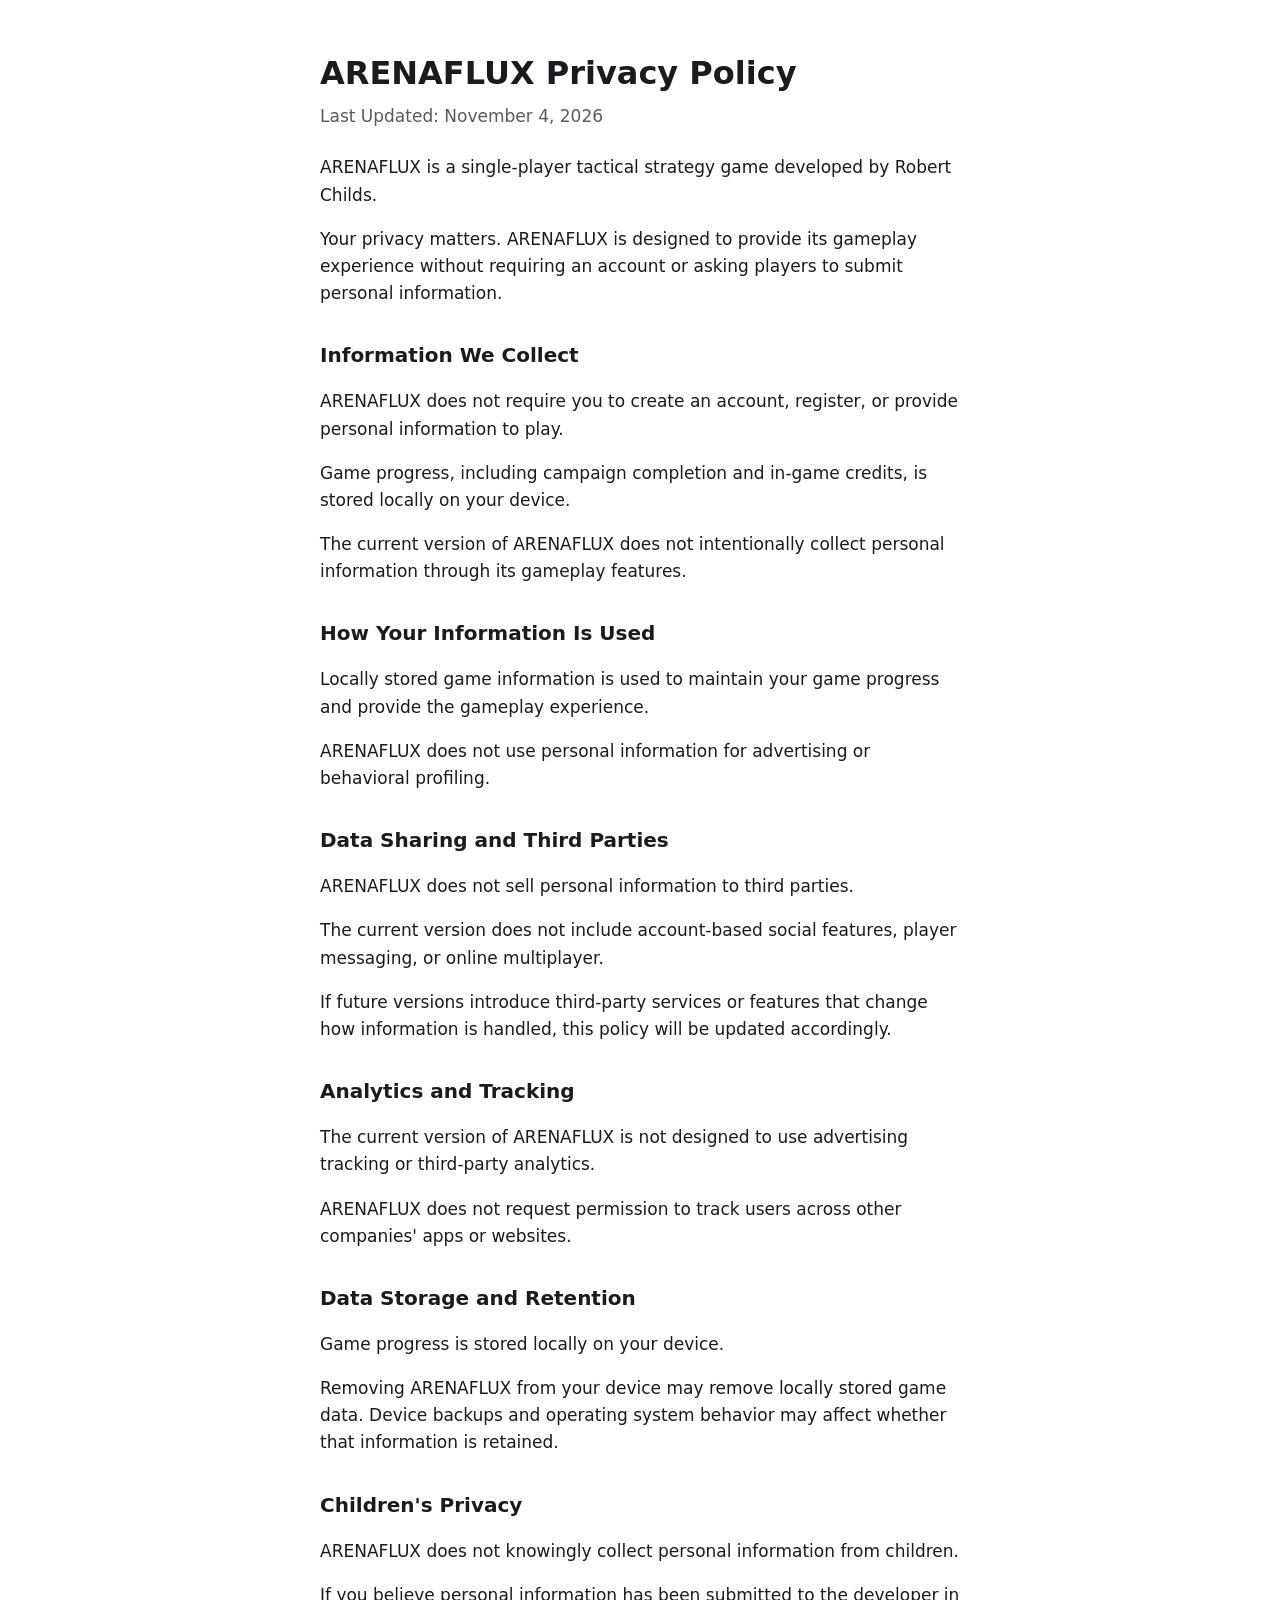
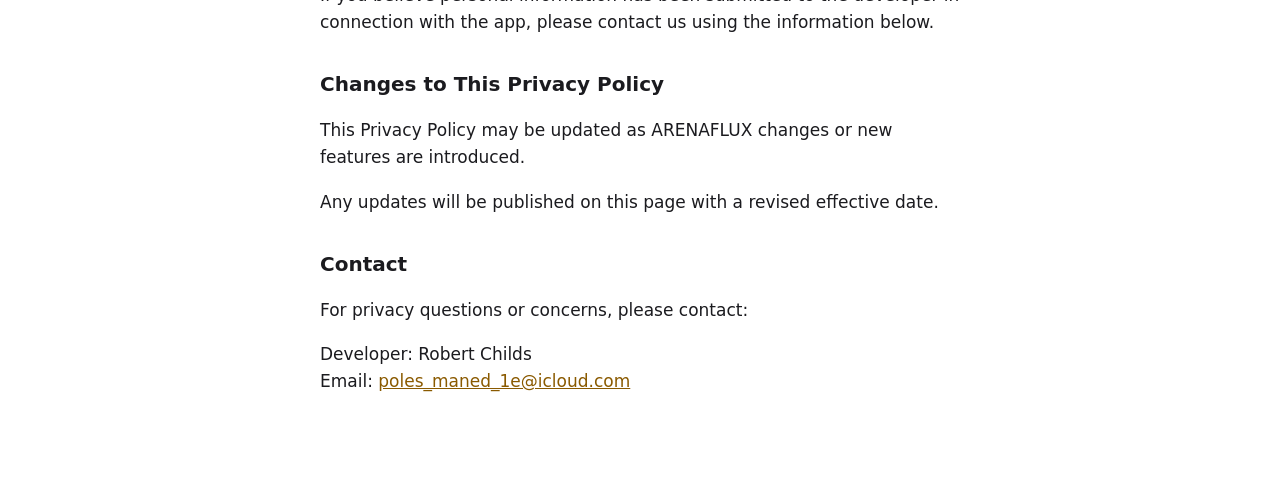
<file: arenaflux/privacy/index.html>
<!doctype html>
<html lang="en">
<head>
<meta charset="utf-8">
<meta name="viewport" content="width=device-width, initial-scale=1">
<title>ARENAFLUX Privacy Policy</title>
<style>
  :root { color-scheme: light dark; --bg:#ffffff; --fg:#1b1b1f; --muted:#5a5a63; --accent:#8a5a00; }
  @media (prefers-color-scheme: dark) { :root { --bg:#0e0e10; --fg:#f2f2f4; --muted:#a9a9b3; --accent:#ffb547; } }
  body { margin:0; background:var(--bg); color:var(--fg); font:17px/1.6 -apple-system, system-ui, "Segoe UI", sans-serif; }
  main { max-width:640px; margin:0 auto; padding:48px 20px 80px; }
  h1 { font-size:32px; margin:0 0 4px; }
  h2 { font-size:20px; margin:32px 0 8px; }
  p, li { color:var(--fg); }
  .meta { color:var(--muted); margin:0 0 24px; }
  a { color:var(--accent); }
</style>
</head>
<body>
<main>
  <h1>ARENAFLUX Privacy Policy</h1>
  <p class="meta">Last Updated: November 4, 2026</p>

  <p>ARENAFLUX is a single-player tactical strategy game developed by Robert Childs.</p>
  <p>Your privacy matters. ARENAFLUX is designed to provide its gameplay experience without requiring an account or asking players to submit personal information.</p>

  <h2>Information We Collect</h2>
  <p>ARENAFLUX does not require you to create an account, register, or provide personal information to play.</p>
  <p>Game progress, including campaign completion and in-game credits, is stored locally on your device.</p>
  <p>The current version of ARENAFLUX does not intentionally collect personal information through its gameplay features.</p>

  <h2>How Your Information Is Used</h2>
  <p>Locally stored game information is used to maintain your game progress and provide the gameplay experience.</p>
  <p>ARENAFLUX does not use personal information for advertising or behavioral profiling.</p>

  <h2>Data Sharing and Third Parties</h2>
  <p>ARENAFLUX does not sell personal information to third parties.</p>
  <p>The current version does not include account-based social features, player messaging, or online multiplayer.</p>
  <p>If future versions introduce third-party services or features that change how information is handled, this policy will be updated accordingly.</p>

  <h2>Analytics and Tracking</h2>
  <p>The current version of ARENAFLUX is not designed to use advertising tracking or third-party analytics.</p>
  <p>ARENAFLUX does not request permission to track users across other companies' apps or websites.</p>

  <h2>Data Storage and Retention</h2>
  <p>Game progress is stored locally on your device.</p>
  <p>Removing ARENAFLUX from your device may remove locally stored game data. Device backups and operating system behavior may affect whether that information is retained.</p>

  <h2>Children's Privacy</h2>
  <p>ARENAFLUX does not knowingly collect personal information from children.</p>
  <p>If you believe personal information has been submitted to the developer in connection with the app, please contact us using the information below.</p>

  <h2>Changes to This Privacy Policy</h2>
  <p>This Privacy Policy may be updated as ARENAFLUX changes or new features are introduced.</p>
  <p>Any updates will be published on this page with a revised effective date.</p>

  <h2>Contact</h2>
  <p>For privacy questions or concerns, please contact:</p>
  <p>Developer: Robert Childs<br>
  Email: <a href="mailto:poles_maned_1e@icloud.com">poles_maned_1e@icloud.com</a></p>
</main>
</body>
</html>
</file>
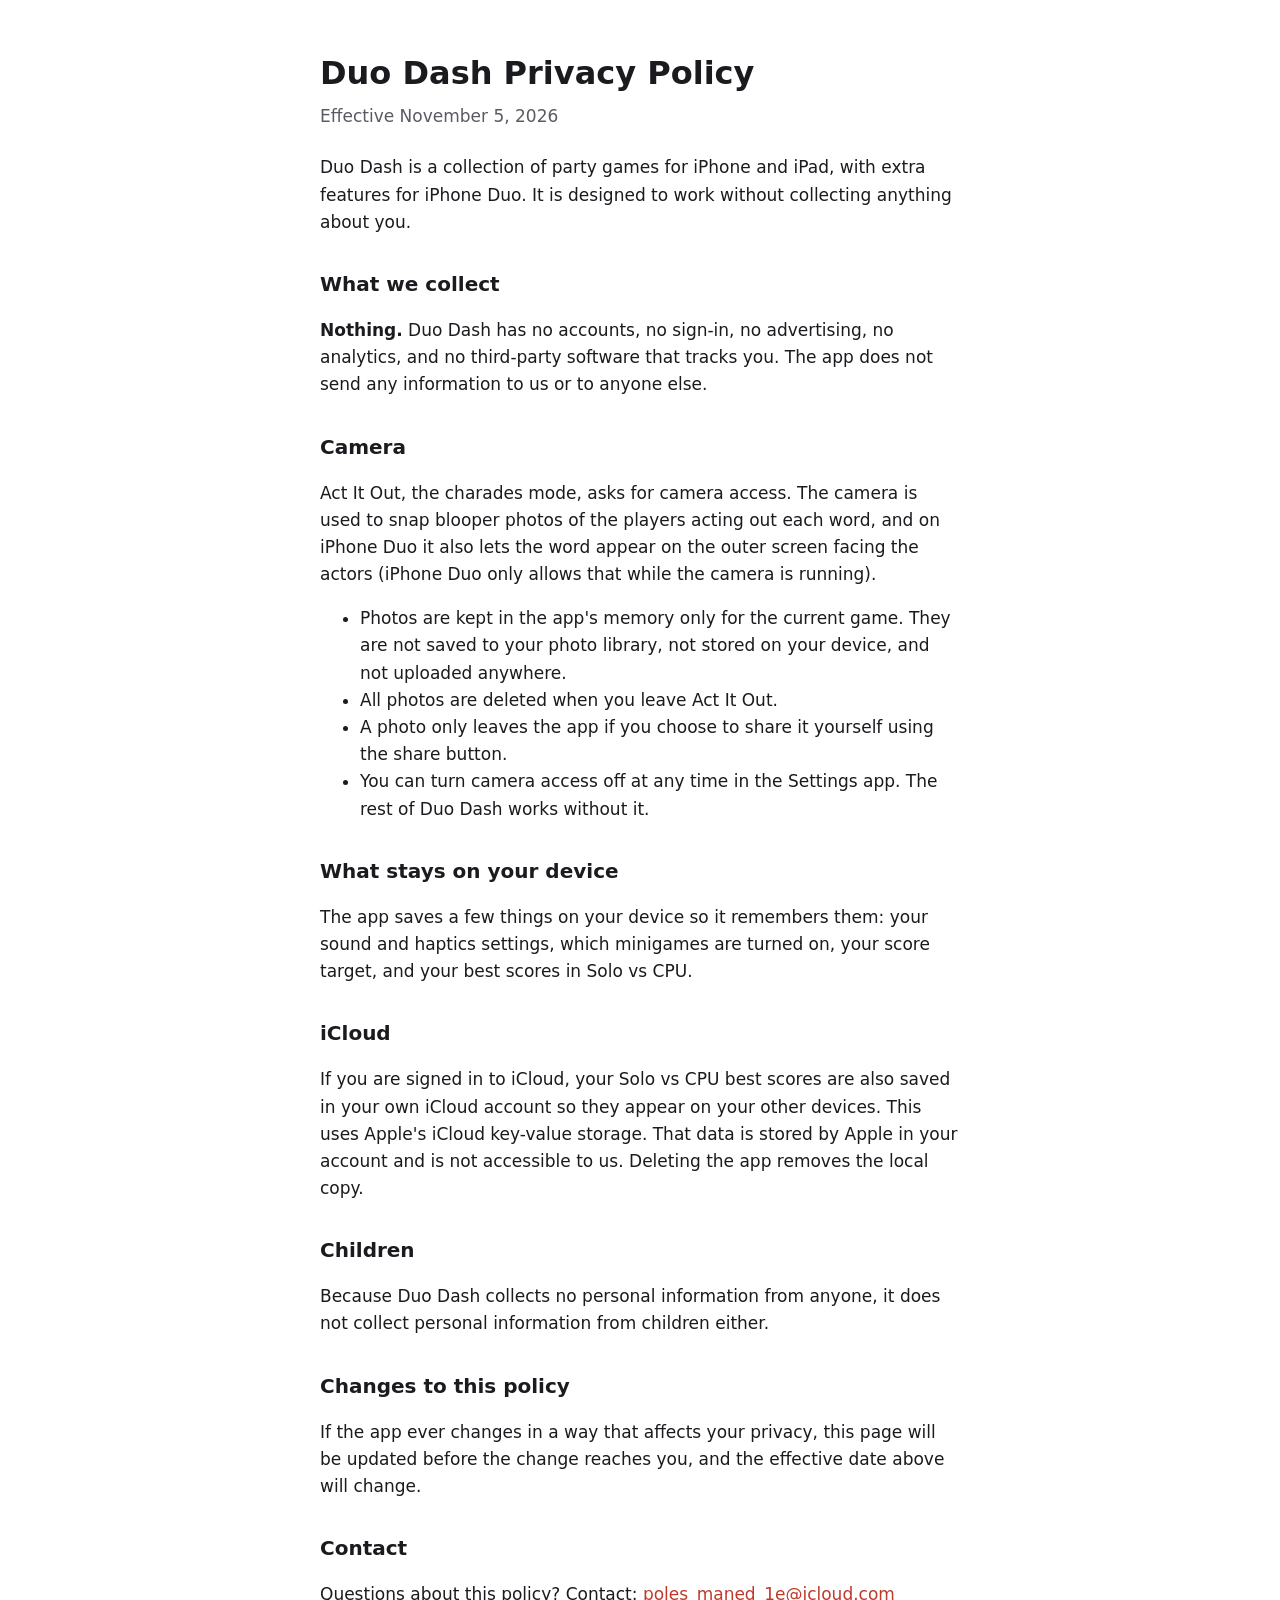
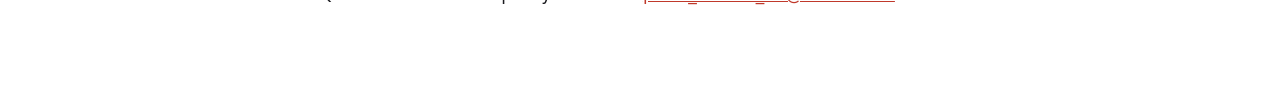
<file: duo-dash/privacy/index.html>
<!doctype html>
<html lang="en">
<head>
<meta charset="utf-8">
<meta name="viewport" content="width=device-width, initial-scale=1">
<title>Duo Dash Privacy Policy</title>
<link rel="icon" type="image/png" href="/apps/icons/duo-dash.png">
<style>
  :root { color-scheme: light dark; --bg:#ffffff; --fg:#1b1b1f; --muted:#5a5a63; --accent:#c0392b; }
  @media (prefers-color-scheme: dark) { :root { --bg:#0e0e10; --fg:#f2f2f4; --muted:#a9a9b3; --accent:#ffd60a; } }
  body { margin:0; background:var(--bg); color:var(--fg); font:17px/1.6 -apple-system, system-ui, "Segoe UI", sans-serif; }
  main { max-width:640px; margin:0 auto; padding:48px 20px 80px; }
  h1 { font-size:32px; margin:0 0 4px; }
  h2 { font-size:20px; margin:32px 0 8px; }
  h3 { font-size:17px; margin:20px 0 4px; }
  p, li { color:var(--fg); }
  .meta { color:var(--muted); margin:0 0 24px; }
  a { color:var(--accent); }
</style>
</head>
<body>
<main>
  <h1>Duo Dash Privacy Policy</h1>
  <p class="meta">Effective November 5, 2026</p>

  <p>Duo Dash is a collection of party games for iPhone and iPad, with extra features for iPhone Duo. It is designed to work without collecting anything about you.</p>

  <h2>What we collect</h2>
  <p><strong>Nothing.</strong> Duo Dash has no accounts, no sign-in, no advertising, no analytics, and no third-party software that tracks you. The app does not send any information to us or to anyone else.</p>

  <h2>Camera</h2>
  <p>Act It Out, the charades mode, asks for camera access. The camera is used to snap blooper photos of the players acting out each word, and on iPhone Duo it also lets the word appear on the outer screen facing the actors (iPhone Duo only allows that while the camera is running).</p>
  <ul>
    <li>Photos are kept in the app's memory only for the current game. They are not saved to your photo library, not stored on your device, and not uploaded anywhere.</li>
    <li>All photos are deleted when you leave Act It Out.</li>
    <li>A photo only leaves the app if you choose to share it yourself using the share button.</li>
    <li>You can turn camera access off at any time in the Settings app. The rest of Duo Dash works without it.</li>
  </ul>

  <h2>What stays on your device</h2>
  <p>The app saves a few things on your device so it remembers them: your sound and haptics settings, which minigames are turned on, your score target, and your best scores in Solo vs CPU.</p>

  <h2>iCloud</h2>
  <p>If you are signed in to iCloud, your Solo vs CPU best scores are also saved in your own iCloud account so they appear on your other devices. This uses Apple's iCloud key-value storage. That data is stored by Apple in your account and is not accessible to us. Deleting the app removes the local copy.</p>

  <h2>Children</h2>
  <p>Because Duo Dash collects no personal information from anyone, it does not collect personal information from children either.</p>

  <h2>Changes to this policy</h2>
  <p>If the app ever changes in a way that affects your privacy, this page will be updated before the change reaches you, and the effective date above will change.</p>

  <h2>Contact</h2>
  <p>Questions about this policy? Contact: <a href="mailto:poles_maned_1e@icloud.com">poles_maned_1e@icloud.com</a></p>
</main>
</body>
</html>
</file>
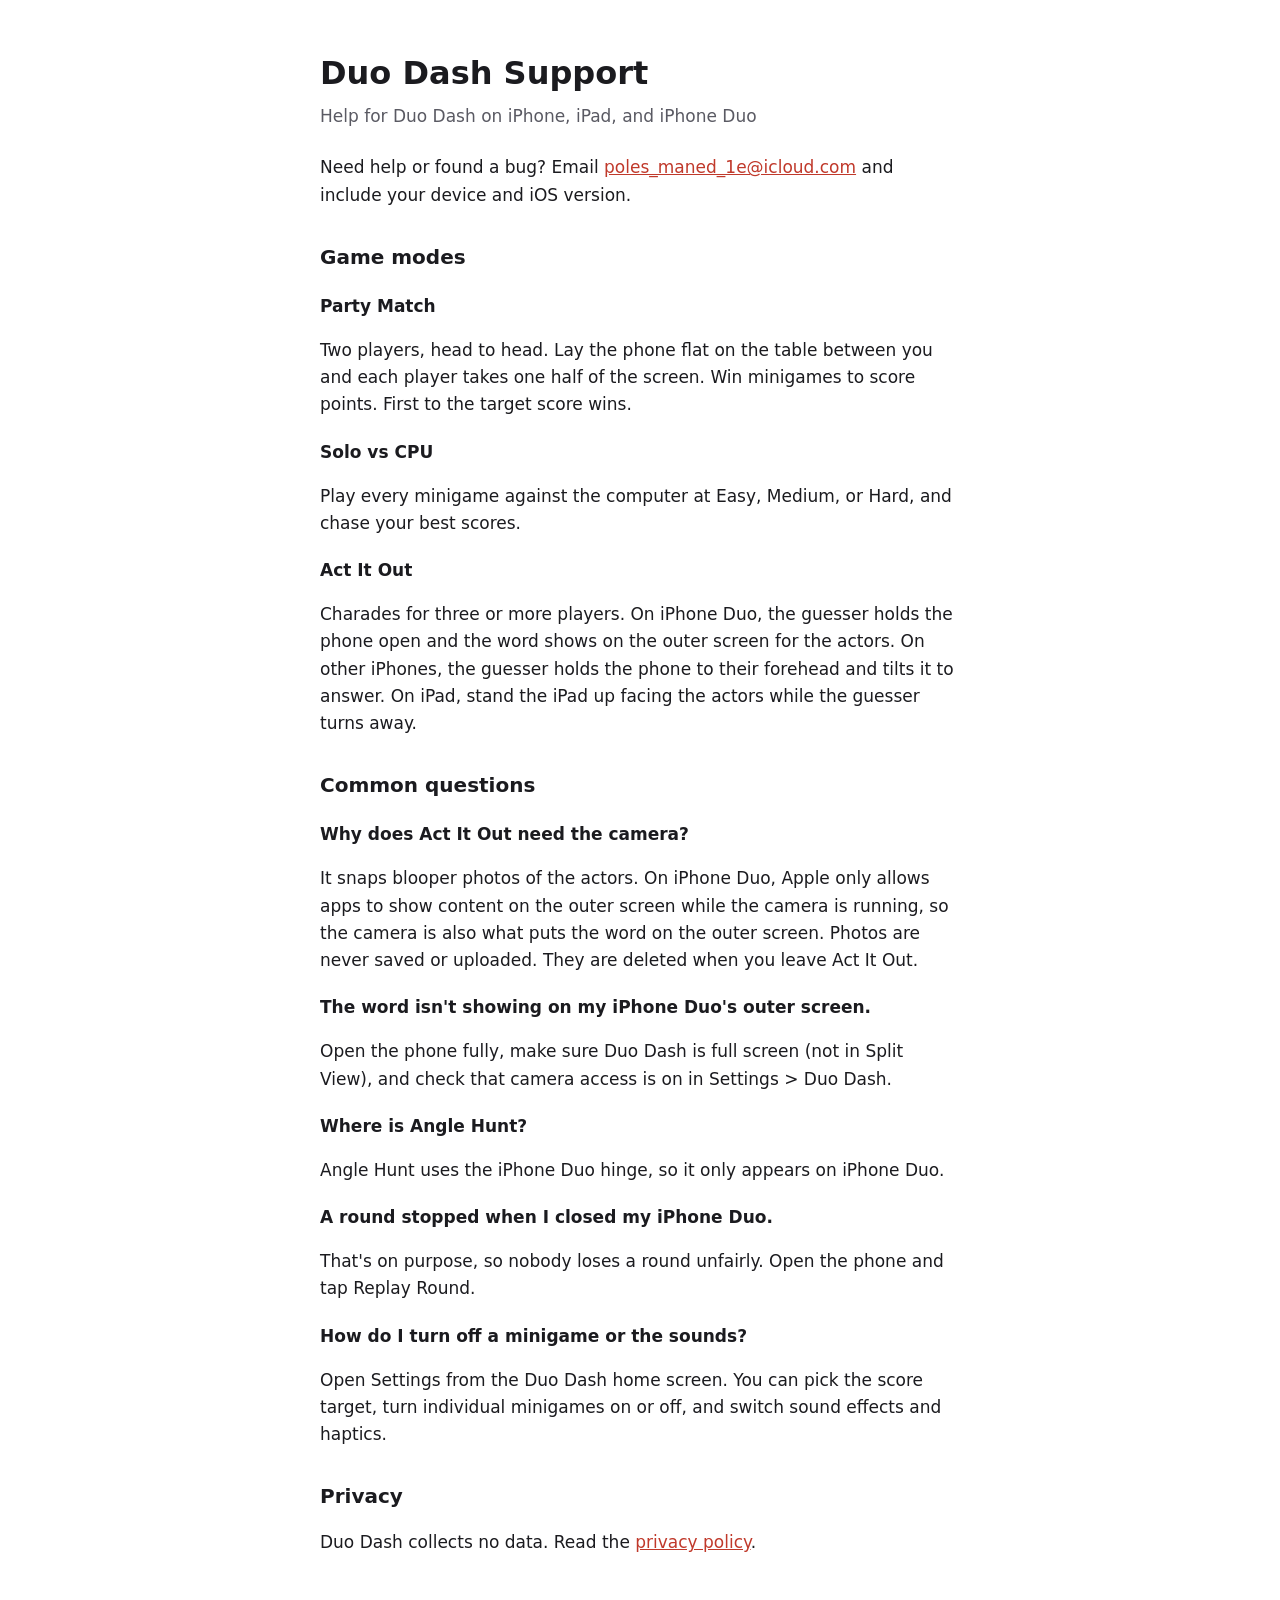
<file: duo-dash/support/index.html>
<!doctype html>
<html lang="en">
<head>
<meta charset="utf-8">
<meta name="viewport" content="width=device-width, initial-scale=1">
<title>Duo Dash Support</title>
<link rel="icon" type="image/png" href="/apps/icons/duo-dash.png">
<style>
  :root { color-scheme: light dark; --bg:#ffffff; --fg:#1b1b1f; --muted:#5a5a63; --accent:#c0392b; }
  @media (prefers-color-scheme: dark) { :root { --bg:#0e0e10; --fg:#f2f2f4; --muted:#a9a9b3; --accent:#ffd60a; } }
  body { margin:0; background:var(--bg); color:var(--fg); font:17px/1.6 -apple-system, system-ui, "Segoe UI", sans-serif; }
  main { max-width:640px; margin:0 auto; padding:48px 20px 80px; }
  h1 { font-size:32px; margin:0 0 4px; }
  h2 { font-size:20px; margin:32px 0 8px; }
  h3 { font-size:17px; margin:20px 0 4px; }
  p, li { color:var(--fg); }
  .meta { color:var(--muted); margin:0 0 24px; }
  a { color:var(--accent); }
</style>
</head>
<body>
<main>
  <h1>Duo Dash Support</h1>
  <p class="meta">Help for Duo Dash on iPhone, iPad, and iPhone Duo</p>

  <p>Need help or found a bug? Email <a href="mailto:poles_maned_1e@icloud.com?subject=Duo%20Dash%20Support">poles_maned_1e@icloud.com</a> and include your device and iOS version.</p>

  <h2>Game modes</h2>
  <h3>Party Match</h3>
  <p>Two players, head to head. Lay the phone flat on the table between you and each player takes one half of the screen. Win minigames to score points. First to the target score wins.</p>
  <h3>Solo vs CPU</h3>
  <p>Play every minigame against the computer at Easy, Medium, or Hard, and chase your best scores.</p>
  <h3>Act It Out</h3>
  <p>Charades for three or more players. On iPhone Duo, the guesser holds the phone open and the word shows on the outer screen for the actors. On other iPhones, the guesser holds the phone to their forehead and tilts it to answer. On iPad, stand the iPad up facing the actors while the guesser turns away.</p>

  <h2>Common questions</h2>
  <h3>Why does Act It Out need the camera?</h3>
  <p>It snaps blooper photos of the actors. On iPhone Duo, Apple only allows apps to show content on the outer screen while the camera is running, so the camera is also what puts the word on the outer screen. Photos are never saved or uploaded. They are deleted when you leave Act It Out.</p>
  <h3>The word isn't showing on my iPhone Duo's outer screen.</h3>
  <p>Open the phone fully, make sure Duo Dash is full screen (not in Split View), and check that camera access is on in Settings &gt; Duo Dash.</p>
  <h3>Where is Angle Hunt?</h3>
  <p>Angle Hunt uses the iPhone Duo hinge, so it only appears on iPhone Duo.</p>
  <h3>A round stopped when I closed my iPhone Duo.</h3>
  <p>That's on purpose, so nobody loses a round unfairly. Open the phone and tap Replay Round.</p>
  <h3>How do I turn off a minigame or the sounds?</h3>
  <p>Open Settings from the Duo Dash home screen. You can pick the score target, turn individual minigames on or off, and switch sound effects and haptics.</p>

  <h2>Privacy</h2>
  <p>Duo Dash collects no data. Read the <a href="../privacy/">privacy policy</a>.</p>
</main>
</body>
</html>
</file>
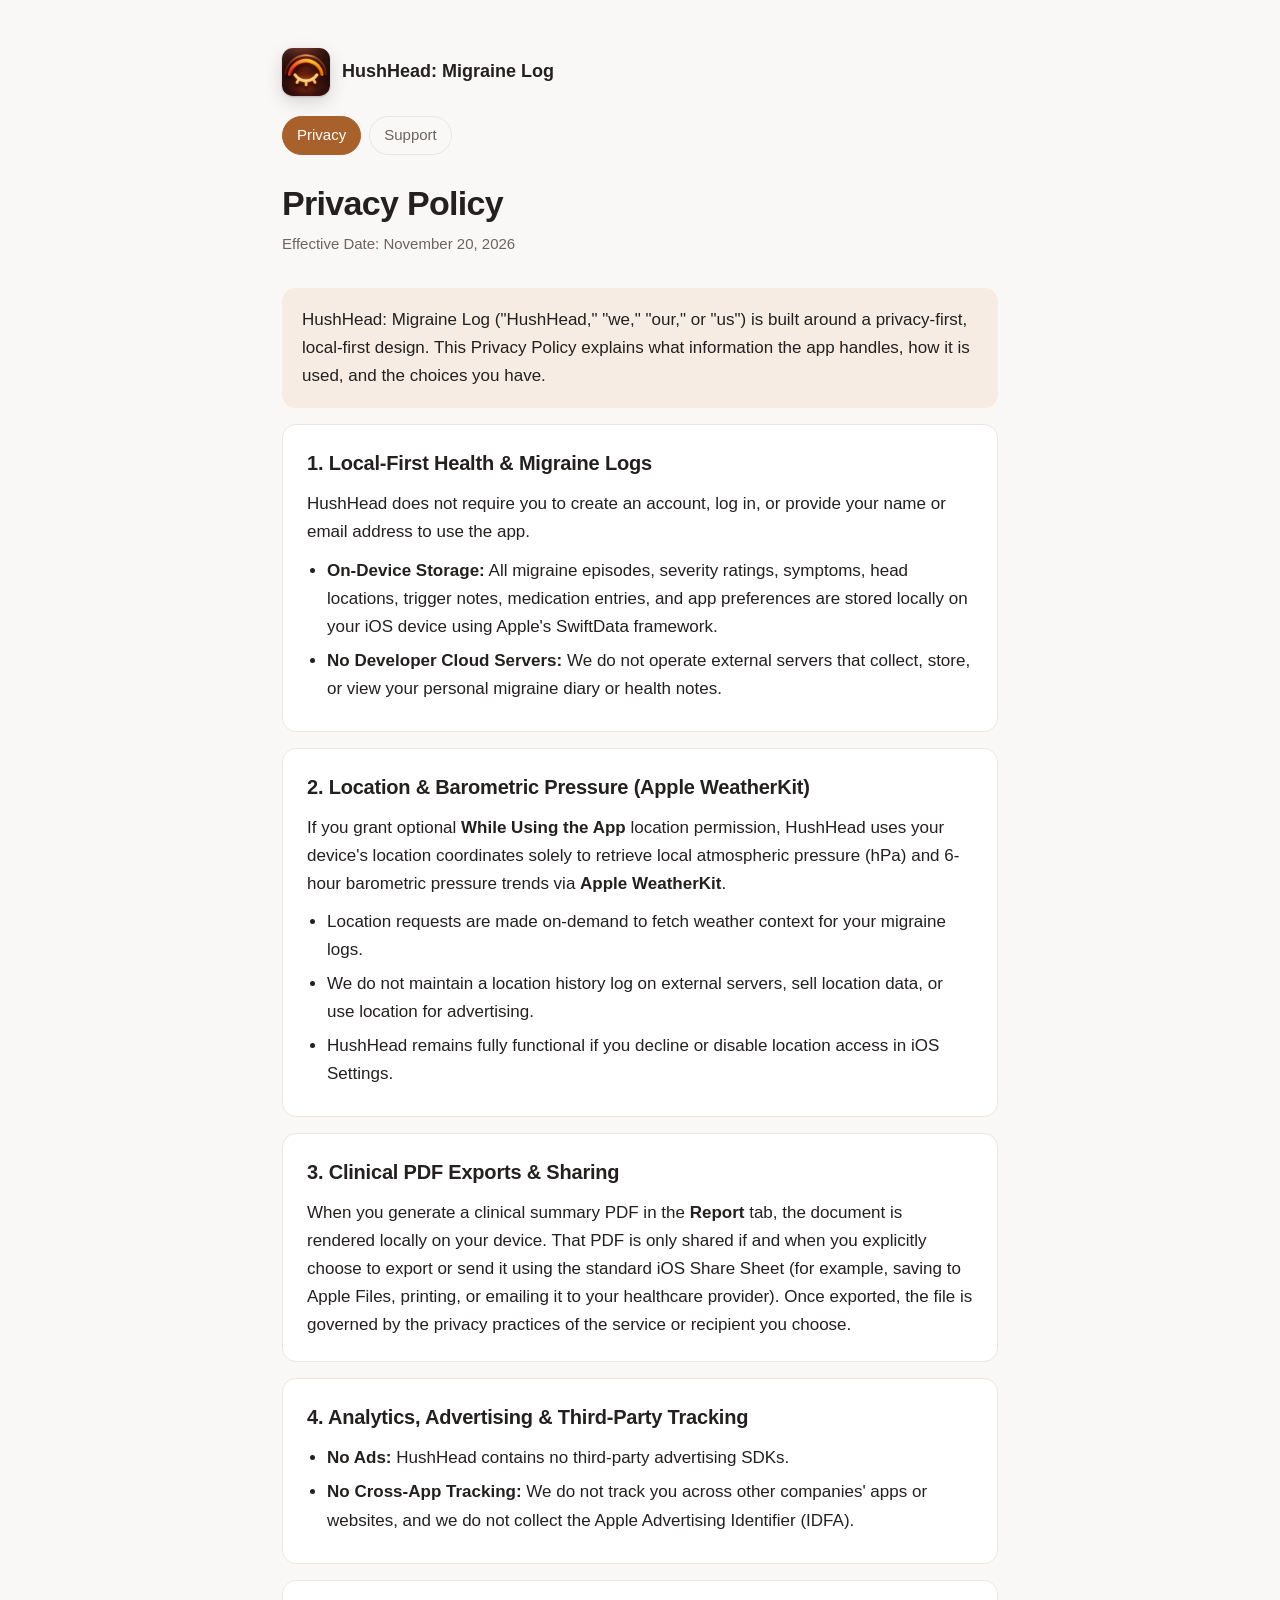
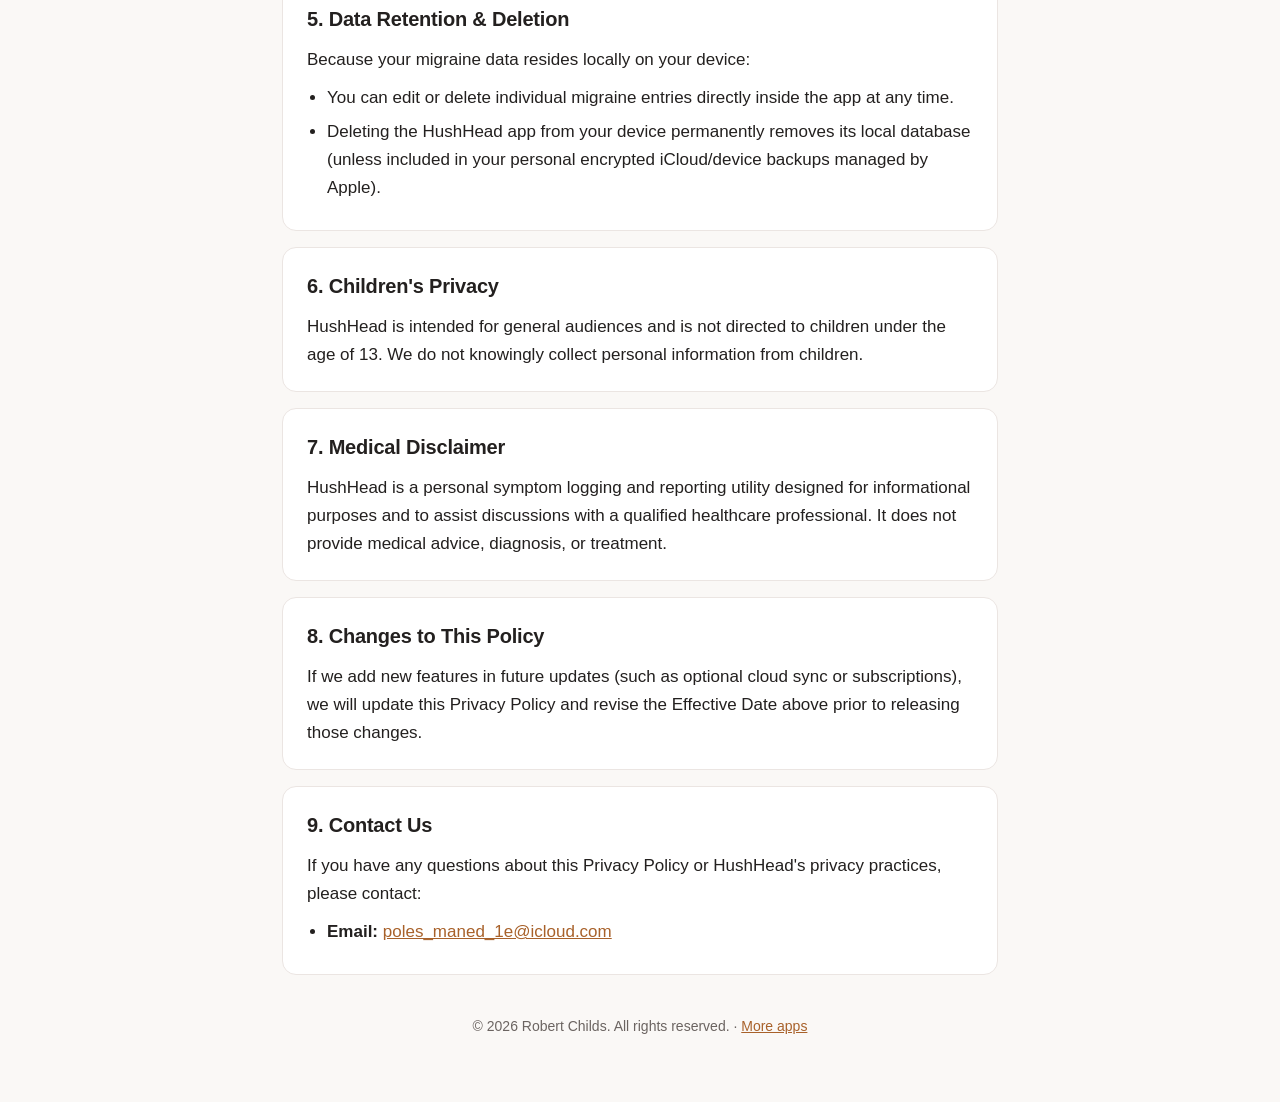
<file: hushhead/privacy/index.html>
<!DOCTYPE html>
<html lang="en">
<head>
<meta charset="UTF-8">
<meta name="viewport" content="width=device-width, initial-scale=1">
<title>Privacy Policy | HushHead: Migraine Log</title>
<meta name="description" content="Privacy Policy for HushHead: Migraine Log, a local-first migraine diary for iPhone.">
<link rel="icon" type="image/png" href="/apps/icons/hushhead.png">
<link rel="apple-touch-icon" href="/apps/icons/hushhead.png">
<style>
  :root {
    --bg: #faf8f6; --card: #ffffff; --text: #23201f; --muted: #6b6461;
    --accent: #a8612a; --accent-soft: #f6ece3; --border: #ebe5e2; --on-accent: #ffffff;
  }
  @media (prefers-color-scheme: dark) {
    :root {
      --bg: #141112; --card: #1d191a; --text: #eee7e5; --muted: #a69c99;
      --accent: #d99a5b; --accent-soft: #2a1f17; --border: #2e2829; --on-accent: #1a1209;
    }
  }
  * { box-sizing: border-box; }
  body {
    margin: 0; background: var(--bg); color: var(--text);
    font: 17px/1.65 -apple-system, BlinkMacSystemFont, "SF Pro Text", "Segoe UI", Roboto, sans-serif;
    -webkit-font-smoothing: antialiased;
  }
  .wrap { max-width: 760px; margin: 0 auto; padding: 48px 22px 64px; }
  header { margin-bottom: 32px; }
  .brand { display: flex; align-items: center; gap: 12px; margin-bottom: 20px; }
  .mark { width: 48px; height: 48px; border-radius: 22.5%; display: block; box-shadow: 0 1px 2px rgba(0,0,0,.18), 0 6px 18px rgba(0,0,0,.14); }
  .brand span { font-weight: 600; font-size: 18px; }
  nav { display: flex; gap: 8px; margin-bottom: 28px; }
  nav a {
    text-decoration: none; color: var(--muted); padding: 6px 14px; border-radius: 999px;
    border: 1px solid var(--border); font-size: 15px;
  }
  nav a.active { background: var(--accent); color: var(--on-accent); border-color: var(--accent); }
  h1 { font-size: 34px; line-height: 1.2; margin: 0 0 8px; letter-spacing: -0.02em; }
  .date { color: var(--muted); font-size: 15px; margin: 0; }
  .intro {
    background: var(--accent-soft); border-radius: 14px; padding: 18px 20px; margin: 28px 0 8px;
  }
  section {
    background: var(--card); border: 1px solid var(--border); border-radius: 14px;
    padding: 22px 24px; margin-top: 16px;
  }
  h2 { font-size: 20px; margin: 0 0 10px; letter-spacing: -0.01em; }
  p { margin: 0 0 10px; }
  p:last-child, ul:last-child { margin-bottom: 0; }
  ul { padding-left: 20px; margin: 8px 0 10px; }
  li { margin-bottom: 6px; }
  a { color: var(--accent); }
  footer { color: var(--muted); font-size: 14px; text-align: center; margin-top: 40px; }
</style>
</head>
<body>
<div class="wrap">
  <header>
    <div class="brand"><img class="mark" src="/apps/icons/hushhead.png" alt="" width="48" height="48"><span>HushHead: Migraine Log</span></div>
    <nav>
      <a href="../privacy/" class="active">Privacy</a>
      <a href="../support/">Support</a>
    </nav>
    <h1>Privacy Policy</h1>
    <p class="date">Effective Date: November 20, 2026</p>
  </header>

  <div class="intro">
    <p>HushHead: Migraine Log ("HushHead," "we," "our," or "us") is built around a privacy-first, local-first design. This Privacy Policy explains what information the app handles, how it is used, and the choices you have.</p>
  </div>

  <section>
    <h2>1. Local-First Health &amp; Migraine Logs</h2>
    <p>HushHead does not require you to create an account, log in, or provide your name or email address to use the app.</p>
    <ul>
      <li><strong>On-Device Storage:</strong> All migraine episodes, severity ratings, symptoms, head locations, trigger notes, medication entries, and app preferences are stored locally on your iOS device using Apple's SwiftData framework.</li>
      <li><strong>No Developer Cloud Servers:</strong> We do not operate external servers that collect, store, or view your personal migraine diary or health notes.</li>
    </ul>
  </section>

  <section>
    <h2>2. Location &amp; Barometric Pressure (Apple WeatherKit)</h2>
    <p>If you grant optional <strong>While Using the App</strong> location permission, HushHead uses your device's location coordinates solely to retrieve local atmospheric pressure (hPa) and 6-hour barometric pressure trends via <strong>Apple WeatherKit</strong>.</p>
    <ul>
      <li>Location requests are made on-demand to fetch weather context for your migraine logs.</li>
      <li>We do not maintain a location history log on external servers, sell location data, or use location for advertising.</li>
      <li>HushHead remains fully functional if you decline or disable location access in iOS Settings.</li>
    </ul>
  </section>

  <section>
    <h2>3. Clinical PDF Exports &amp; Sharing</h2>
    <p>When you generate a clinical summary PDF in the <strong>Report</strong> tab, the document is rendered locally on your device. That PDF is only shared if and when you explicitly choose to export or send it using the standard iOS Share Sheet (for example, saving to Apple Files, printing, or emailing it to your healthcare provider). Once exported, the file is governed by the privacy practices of the service or recipient you choose.</p>
  </section>

  <section>
    <h2>4. Analytics, Advertising &amp; Third-Party Tracking</h2>
    <ul>
      <li><strong>No Ads:</strong> HushHead contains no third-party advertising SDKs.</li>
      <li><strong>No Cross-App Tracking:</strong> We do not track you across other companies' apps or websites, and we do not collect the Apple Advertising Identifier (IDFA).</li>
    </ul>
  </section>

  <section>
    <h2>5. Data Retention &amp; Deletion</h2>
    <p>Because your migraine data resides locally on your device:</p>
    <ul>
      <li>You can edit or delete individual migraine entries directly inside the app at any time.</li>
      <li>Deleting the HushHead app from your device permanently removes its local database (unless included in your personal encrypted iCloud/device backups managed by Apple).</li>
    </ul>
  </section>

  <section>
    <h2>6. Children's Privacy</h2>
    <p>HushHead is intended for general audiences and is not directed to children under the age of 13. We do not knowingly collect personal information from children.</p>
  </section>

  <section>
    <h2>7. Medical Disclaimer</h2>
    <p>HushHead is a personal symptom logging and reporting utility designed for informational purposes and to assist discussions with a qualified healthcare professional. It does not provide medical advice, diagnosis, or treatment.</p>
  </section>

  <section>
    <h2>8. Changes to This Policy</h2>
    <p>If we add new features in future updates (such as optional cloud sync or subscriptions), we will update this Privacy Policy and revise the Effective Date above prior to releasing those changes.</p>
  </section>

  <section>
    <h2>9. Contact Us</h2>
    <p>If you have any questions about this Privacy Policy or HushHead's privacy practices, please contact:</p>
    <ul>
      <li><strong>Email:</strong> <a href="mailto:poles_maned_1e@icloud.com">poles_maned_1e@icloud.com</a></li>
    </ul>
  </section>

  <footer>&copy; 2026 Robert Childs. All rights reserved. &middot; <a href="/apps/">More apps</a></footer>
</div>
</body>
</html>
</file>
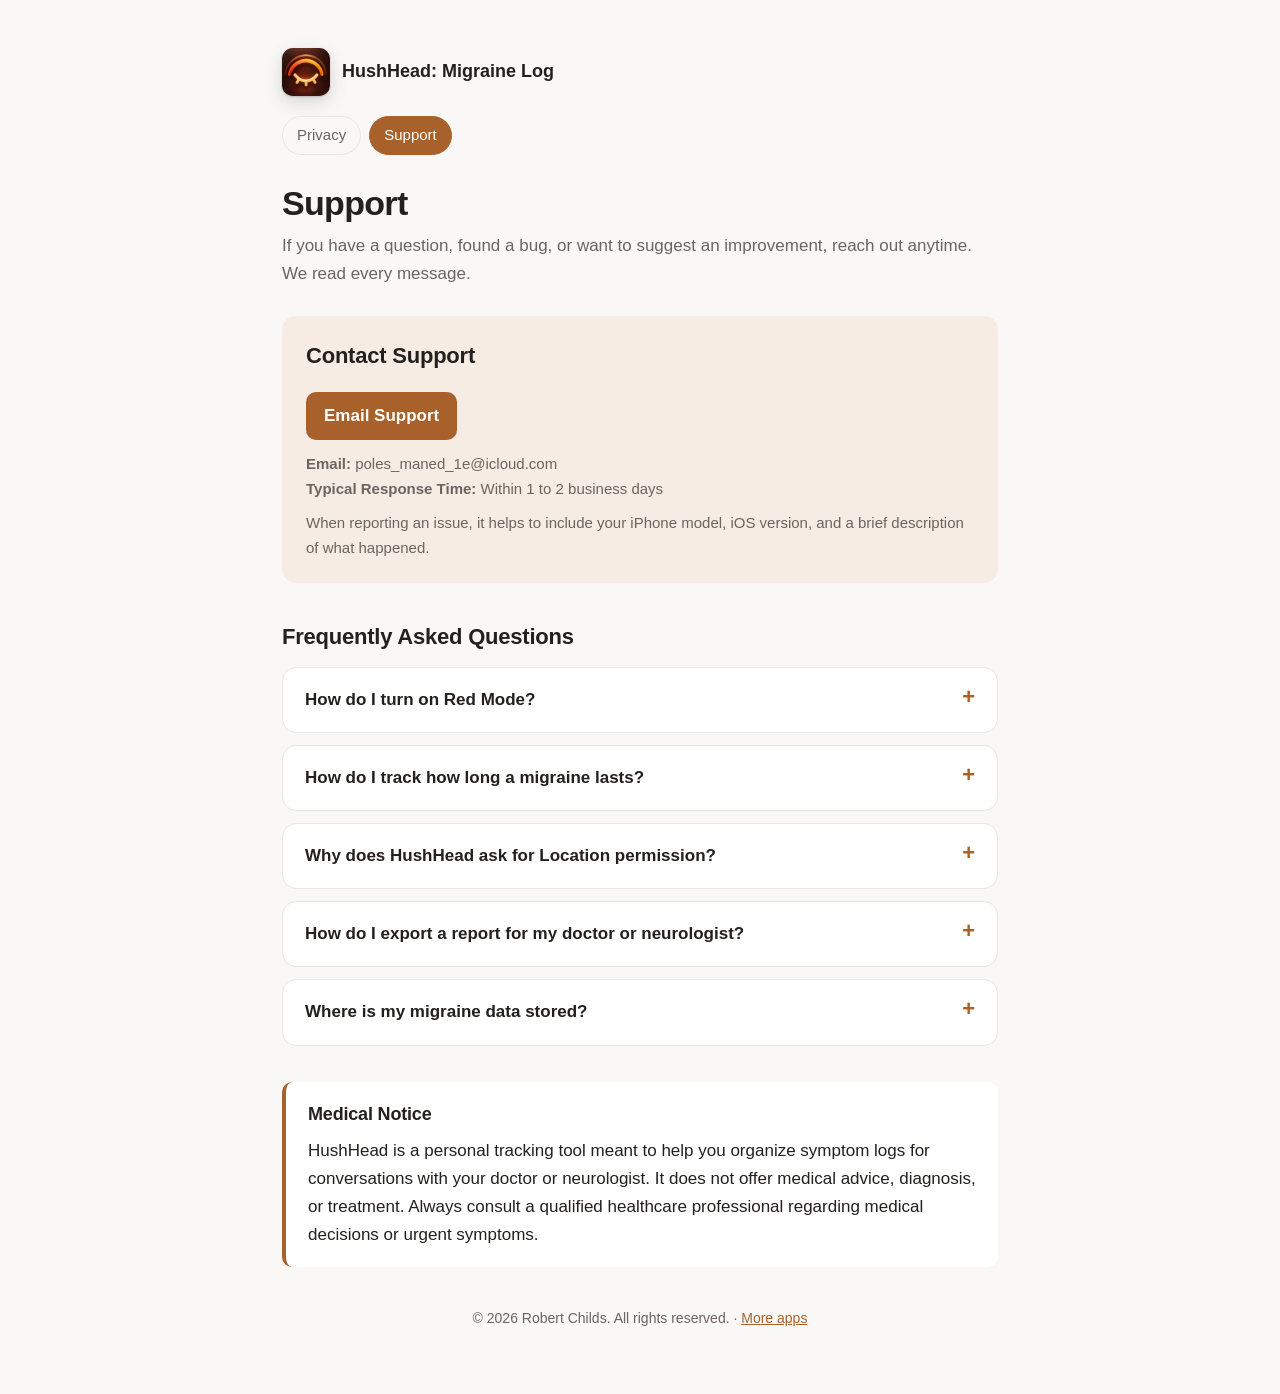
<file: hushhead/support/index.html>
<!DOCTYPE html>
<html lang="en">
<head>
<meta charset="UTF-8">
<meta name="viewport" content="width=device-width, initial-scale=1">
<title>Support | HushHead: Migraine Log</title>
<meta name="description" content="Support and FAQ for HushHead: Migraine Log, a local-first migraine diary for iPhone.">
<link rel="icon" type="image/png" href="/apps/icons/hushhead.png">
<link rel="apple-touch-icon" href="/apps/icons/hushhead.png">
<style>
  :root {
    --bg: #faf8f6; --card: #ffffff; --text: #23201f; --muted: #6b6461;
    --accent: #a8612a; --accent-soft: #f6ece3; --border: #ebe5e2; --on-accent: #ffffff;
  }
  @media (prefers-color-scheme: dark) {
    :root {
      --bg: #141112; --card: #1d191a; --text: #eee7e5; --muted: #a69c99;
      --accent: #d99a5b; --accent-soft: #2a1f17; --border: #2e2829; --on-accent: #1a1209;
    }
  }
  * { box-sizing: border-box; }
  body {
    margin: 0; background: var(--bg); color: var(--text);
    font: 17px/1.65 -apple-system, BlinkMacSystemFont, "SF Pro Text", "Segoe UI", Roboto, sans-serif;
    -webkit-font-smoothing: antialiased;
  }
  .wrap { max-width: 760px; margin: 0 auto; padding: 48px 22px 64px; }
  header { margin-bottom: 28px; }
  .brand { display: flex; align-items: center; gap: 12px; margin-bottom: 20px; }
  .mark { width: 48px; height: 48px; border-radius: 22.5%; display: block; box-shadow: 0 1px 2px rgba(0,0,0,.18), 0 6px 18px rgba(0,0,0,.14); }
  .brand span { font-weight: 600; font-size: 18px; }
  nav { display: flex; gap: 8px; margin-bottom: 28px; }
  nav a {
    text-decoration: none; color: var(--muted); padding: 6px 14px; border-radius: 999px;
    border: 1px solid var(--border); font-size: 15px;
  }
  nav a.active { background: var(--accent); color: var(--on-accent); border-color: var(--accent); }
  h1 { font-size: 34px; line-height: 1.2; margin: 0 0 8px; letter-spacing: -0.02em; }
  .lede { color: var(--muted); margin: 0; }
  .contact {
    background: var(--accent-soft); border-radius: 14px; padding: 22px 24px; margin: 8px 0 36px;
  }
  .contact h2 { margin-top: 0; }
  .btn {
    display: inline-block; background: var(--accent); color: var(--on-accent); text-decoration: none;
    padding: 10px 18px; border-radius: 10px; font-weight: 600; margin: 6px 0 12px;
  }
  .meta { font-size: 15px; color: var(--muted); }
  h2 { font-size: 22px; margin: 0 0 12px; letter-spacing: -0.01em; }
  details {
    background: var(--card); border: 1px solid var(--border); border-radius: 14px;
    padding: 0 22px; margin-top: 12px;
  }
  summary {
    cursor: pointer; font-weight: 600; padding: 18px 0; list-style: none;
    display: flex; justify-content: space-between; gap: 16px;
  }
  summary::-webkit-details-marker { display: none; }
  summary::after { content: "+"; color: var(--accent); font-size: 22px; line-height: 1; }
  details[open] summary::after { content: "\2212"; }
  .answer { padding-bottom: 18px; }
  p { margin: 0 0 10px; }
  p:last-child, ol:last-child { margin-bottom: 0; }
  ol { padding-left: 22px; margin: 0; }
  li { margin-bottom: 6px; }
  a { color: var(--accent); }
  .notice {
    border-left: 4px solid var(--accent); background: var(--card); border-radius: 10px;
    padding: 18px 22px; margin-top: 36px;
  }
  .notice h2 { font-size: 18px; margin-bottom: 8px; }
  footer { color: var(--muted); font-size: 14px; text-align: center; margin-top: 40px; }
</style>
</head>
<body>
<div class="wrap">
  <header>
    <div class="brand"><img class="mark" src="/apps/icons/hushhead.png" alt="" width="48" height="48"><span>HushHead: Migraine Log</span></div>
    <nav>
      <a href="../privacy/">Privacy</a>
      <a href="../support/" class="active">Support</a>
    </nav>
    <h1>Support</h1>
    <p class="lede">If you have a question, found a bug, or want to suggest an improvement, reach out anytime. We read every message.</p>
  </header>

  <div class="contact">
    <h2>Contact Support</h2>
    <a class="btn" href="mailto:poles_maned_1e@icloud.com?subject=HushHead%20Support">Email Support</a>
    <p class="meta"><strong>Email:</strong> poles_maned_1e@icloud.com<br>
    <strong>Typical Response Time:</strong> Within 1 to 2 business days</p>
    <p class="meta">When reporting an issue, it helps to include your iPhone model, iOS version, and a brief description of what happened.</p>
  </div>

  <h2>Frequently Asked Questions</h2>

  <details>
    <summary>How do I turn on Red Mode?</summary>
    <div class="answer">
      <p>Tap the <strong>Red Mode</strong> button in the top-right corner of the <strong>Log</strong> tab, or turn on <strong>Red Mode</strong> in <strong>Settings</strong>. It switches the whole app to a deep red palette and stays on across every tab, so you can log an attack in a dark room without bright screen glare.</p>
    </div>
  </details>

  <details>
    <summary>How do I track how long a migraine lasts?</summary>
    <div class="answer">
      <ol>
        <li>Tap <strong>Log Attack</strong> on the <strong>Log</strong> tab when an attack starts.</li>
        <li>While an attack is ongoing, an active episode banner appears on the <strong>Log</strong> screen showing elapsed duration.</li>
        <li>Tap <strong>End Attack</strong> when your migraine resolves, or tap <strong>Adjust...</strong> to set an exact start or end time.</li>
        <li>You can also tap any past episode in the <strong>Patterns</strong> tab to edit its start/end times, symptoms, triggers, or notes.</li>
      </ol>
    </div>
  </details>

  <details>
    <summary>Why does HushHead ask for Location permission?</summary>
    <div class="answer">
      <p>HushHead uses <strong>While Using the App</strong> location access to fetch live local barometric pressure (hPa) and 6-hour pressure changes through <strong>Apple WeatherKit</strong>.</p>
      <p>If you prefer not to share location, you can decline the permission or manage it anytime under <strong>iOS Settings &rarr; Privacy &amp; Security &rarr; Location Services &rarr; HushHead</strong>. All manual logging and PDF reporting features continue to work normally.</p>
    </div>
  </details>

  <details>
    <summary>How do I export a report for my doctor or neurologist?</summary>
    <div class="answer">
      <ol>
        <li>Open the <strong>Report</strong> tab.</li>
        <li>Choose your timeframe (<strong>30 Days</strong>, <strong>Last 3 Months</strong>, or <strong>6 Months</strong>).</li>
        <li>Tap <strong>Generate Clinical PDF</strong>, then tap <strong>Share PDF with Doctor</strong> to print, save to Files, or send via Mail or Messages.</li>
      </ol>
    </div>
  </details>

  <details>
    <summary>Where is my migraine data stored?</summary>
    <div class="answer">
      <p>All of your migraine logs, medications, and notes are stored locally on your iPhone. HushHead does not require an account and does not upload your health entries to external servers. See the <a href="../privacy/">Privacy Policy</a> for details.</p>
    </div>
  </details>

  <div class="notice">
    <h2>Medical Notice</h2>
    <p>HushHead is a personal tracking tool meant to help you organize symptom logs for conversations with your doctor or neurologist. It does not offer medical advice, diagnosis, or treatment. Always consult a qualified healthcare professional regarding medical decisions or urgent symptoms.</p>
  </div>

  <footer>&copy; 2026 Robert Childs. All rights reserved. &middot; <a href="/apps/">More apps</a></footer>
</div>
</body>
</html>
</file>
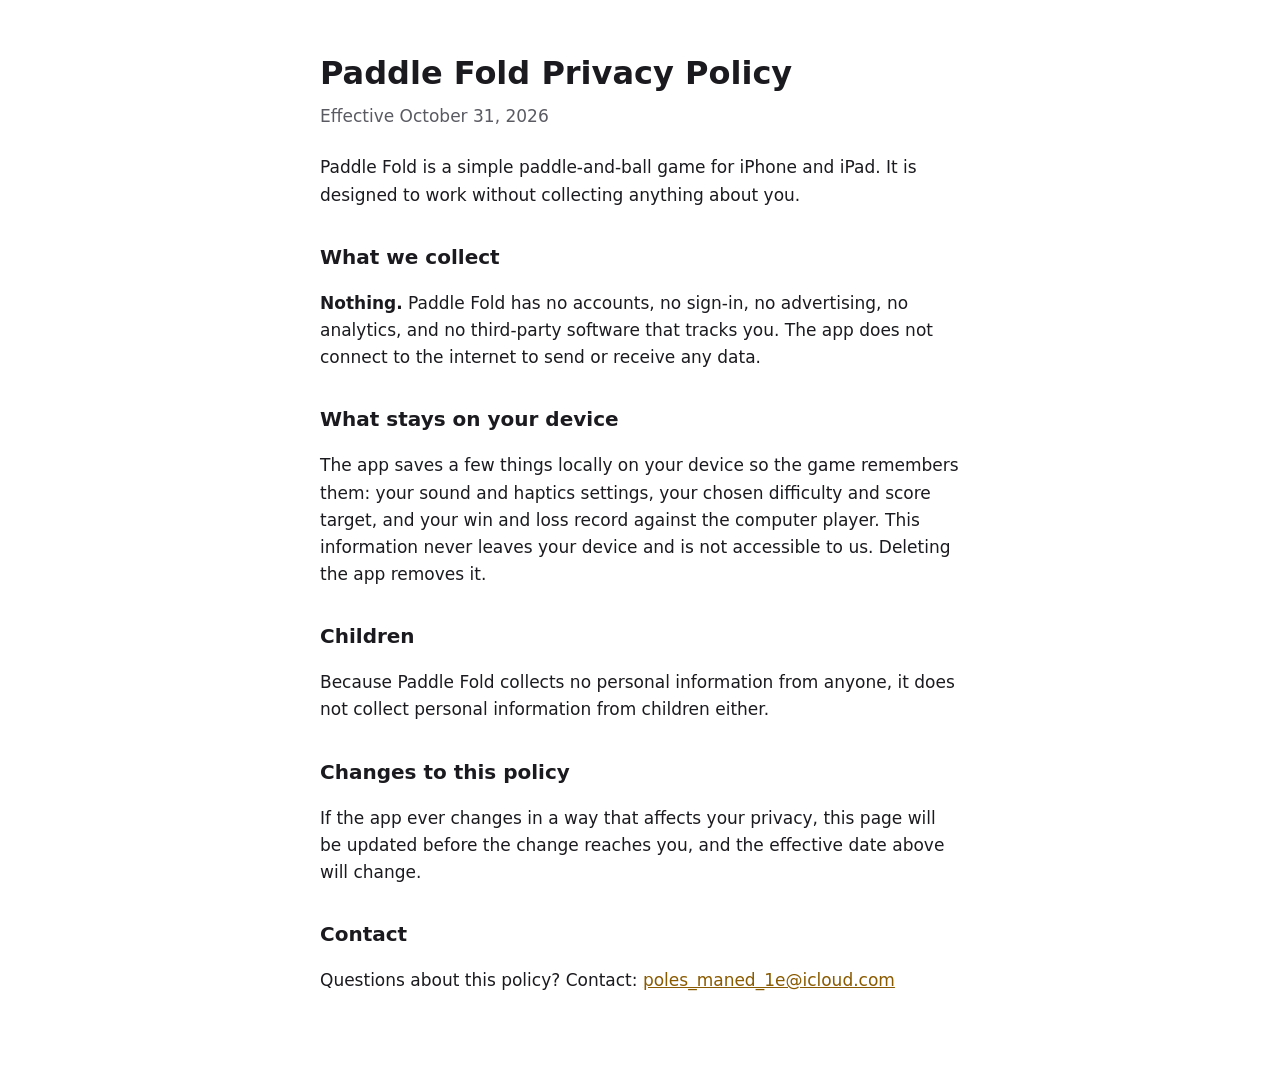
<file: paddle-duo/privacy/index.html>
<!doctype html>
<html lang="en">
<head>
<meta charset="utf-8">
<meta name="viewport" content="width=device-width, initial-scale=1">
<title>Paddle Fold Privacy Policy</title>
<style>
  :root { color-scheme: light dark; --bg:#ffffff; --fg:#1b1b1f; --muted:#5a5a63; --accent:#8a5a00; }
  @media (prefers-color-scheme: dark) { :root { --bg:#0e0e10; --fg:#f2f2f4; --muted:#a9a9b3; --accent:#ffb547; } }
  body { margin:0; background:var(--bg); color:var(--fg); font:17px/1.6 -apple-system, system-ui, "Segoe UI", sans-serif; }
  main { max-width:640px; margin:0 auto; padding:48px 20px 80px; }
  h1 { font-size:32px; margin:0 0 4px; }
  h2 { font-size:20px; margin:32px 0 8px; }
  p, li { color:var(--fg); }
  .meta { color:var(--muted); margin:0 0 24px; }
  a { color:var(--accent); }
</style>
</head>
<body>
<main>
  <h1>Paddle Fold Privacy Policy</h1>
  <p class="meta">Effective October 31, 2026</p>

  <p>Paddle Fold is a simple paddle-and-ball game for iPhone and iPad. It is designed to work without collecting anything about you.</p>

  <h2>What we collect</h2>
  <p><strong>Nothing.</strong> Paddle Fold has no accounts, no sign-in, no advertising, no analytics, and no third-party software that tracks you. The app does not connect to the internet to send or receive any data.</p>

  <h2>What stays on your device</h2>
  <p>The app saves a few things locally on your device so the game remembers them: your sound and haptics settings, your chosen difficulty and score target, and your win and loss record against the computer player. This information never leaves your device and is not accessible to us. Deleting the app removes it.</p>

  <h2>Children</h2>
  <p>Because Paddle Fold collects no personal information from anyone, it does not collect personal information from children either.</p>

  <h2>Changes to this policy</h2>
  <p>If the app ever changes in a way that affects your privacy, this page will be updated before the change reaches you, and the effective date above will change.</p>

  <h2>Contact</h2>
  <p>Questions about this policy? Contact: <a href="mailto:poles_maned_1e@icloud.com">poles_maned_1e@icloud.com</a></p>
</main>
</body>
</html>
</file>
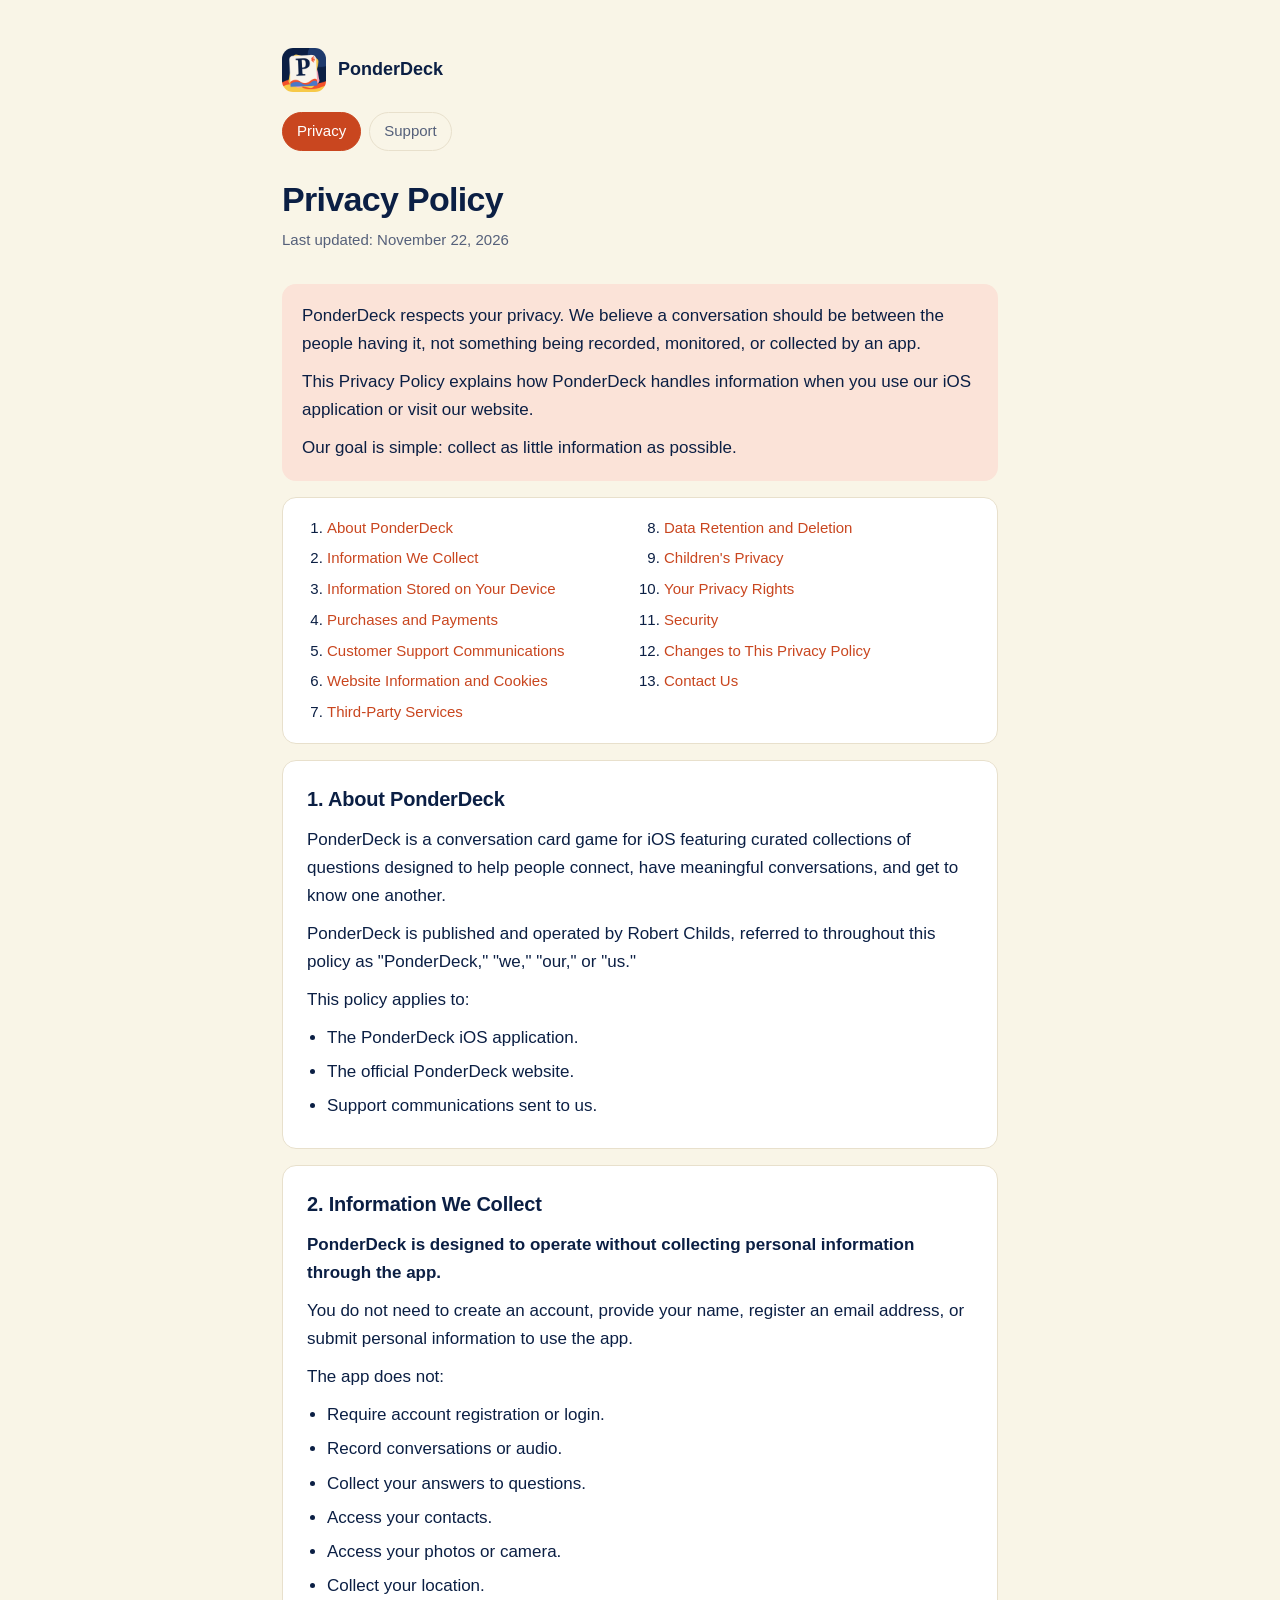
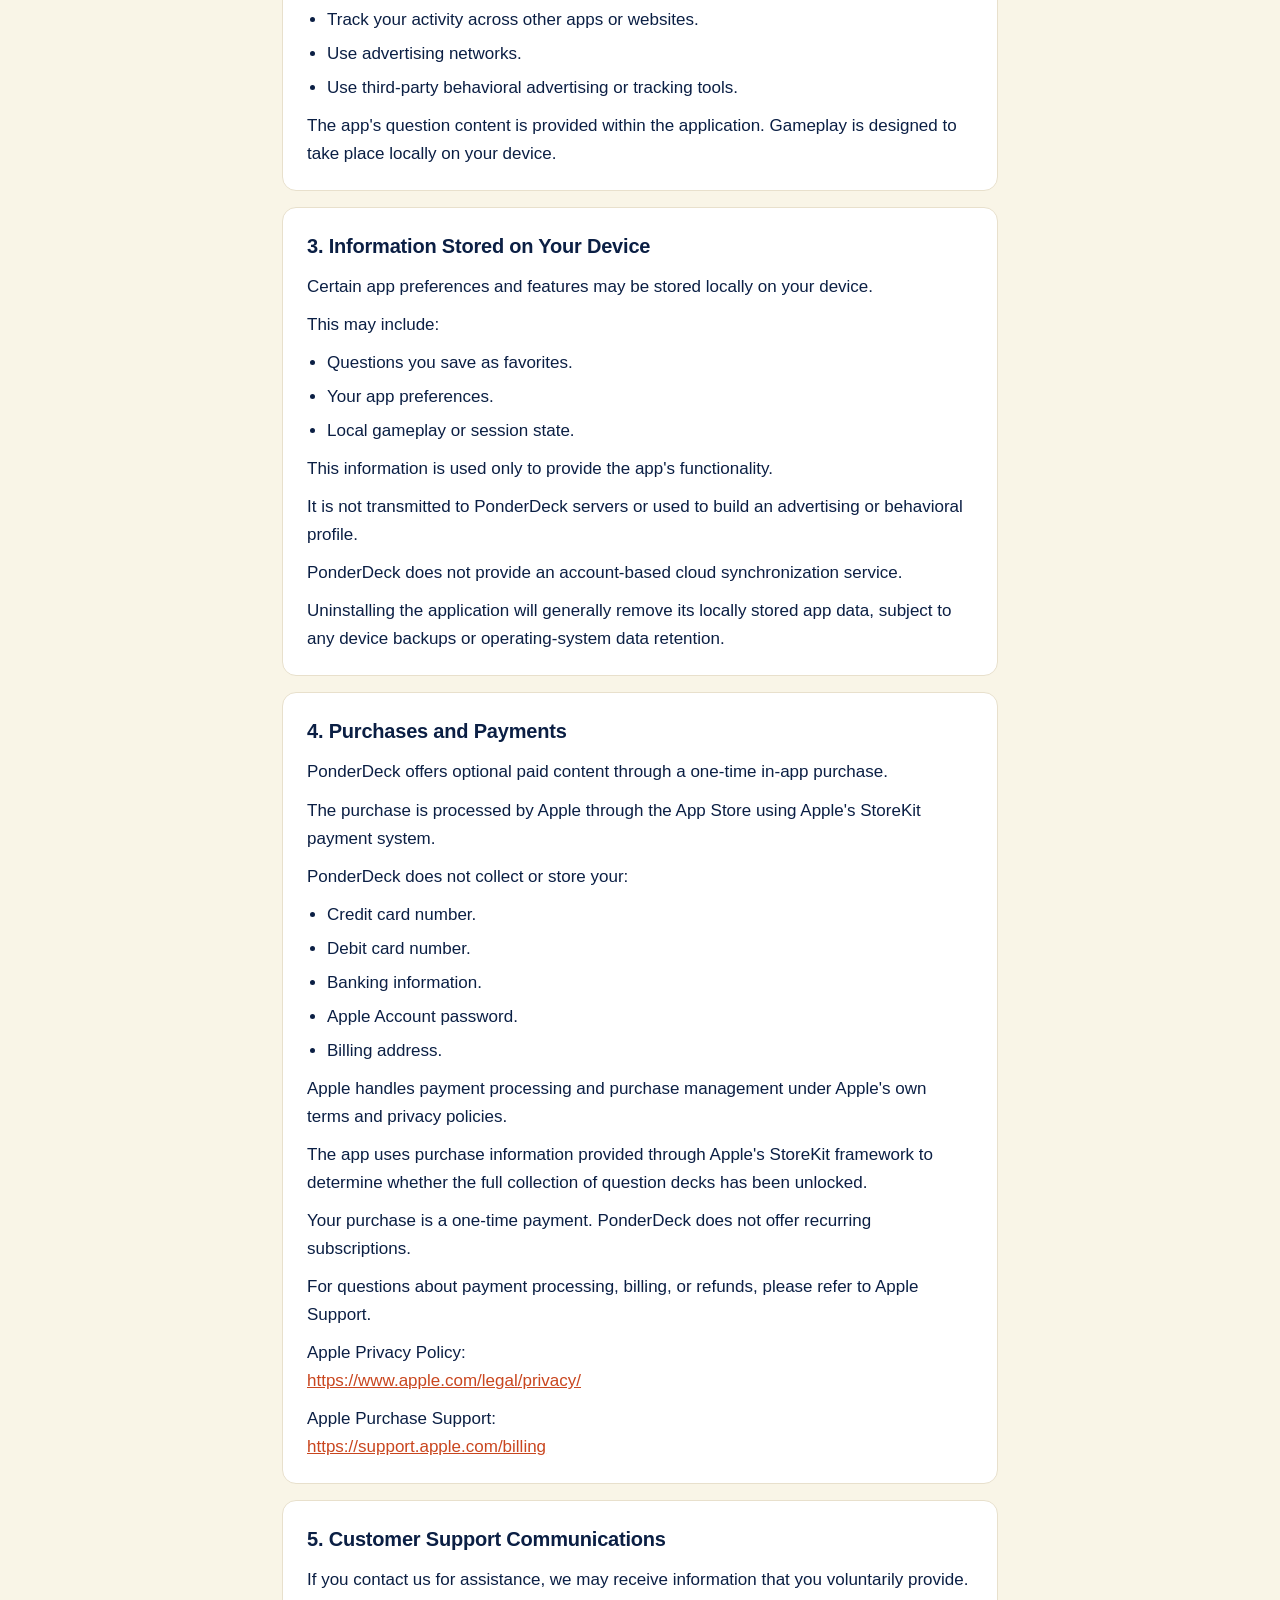
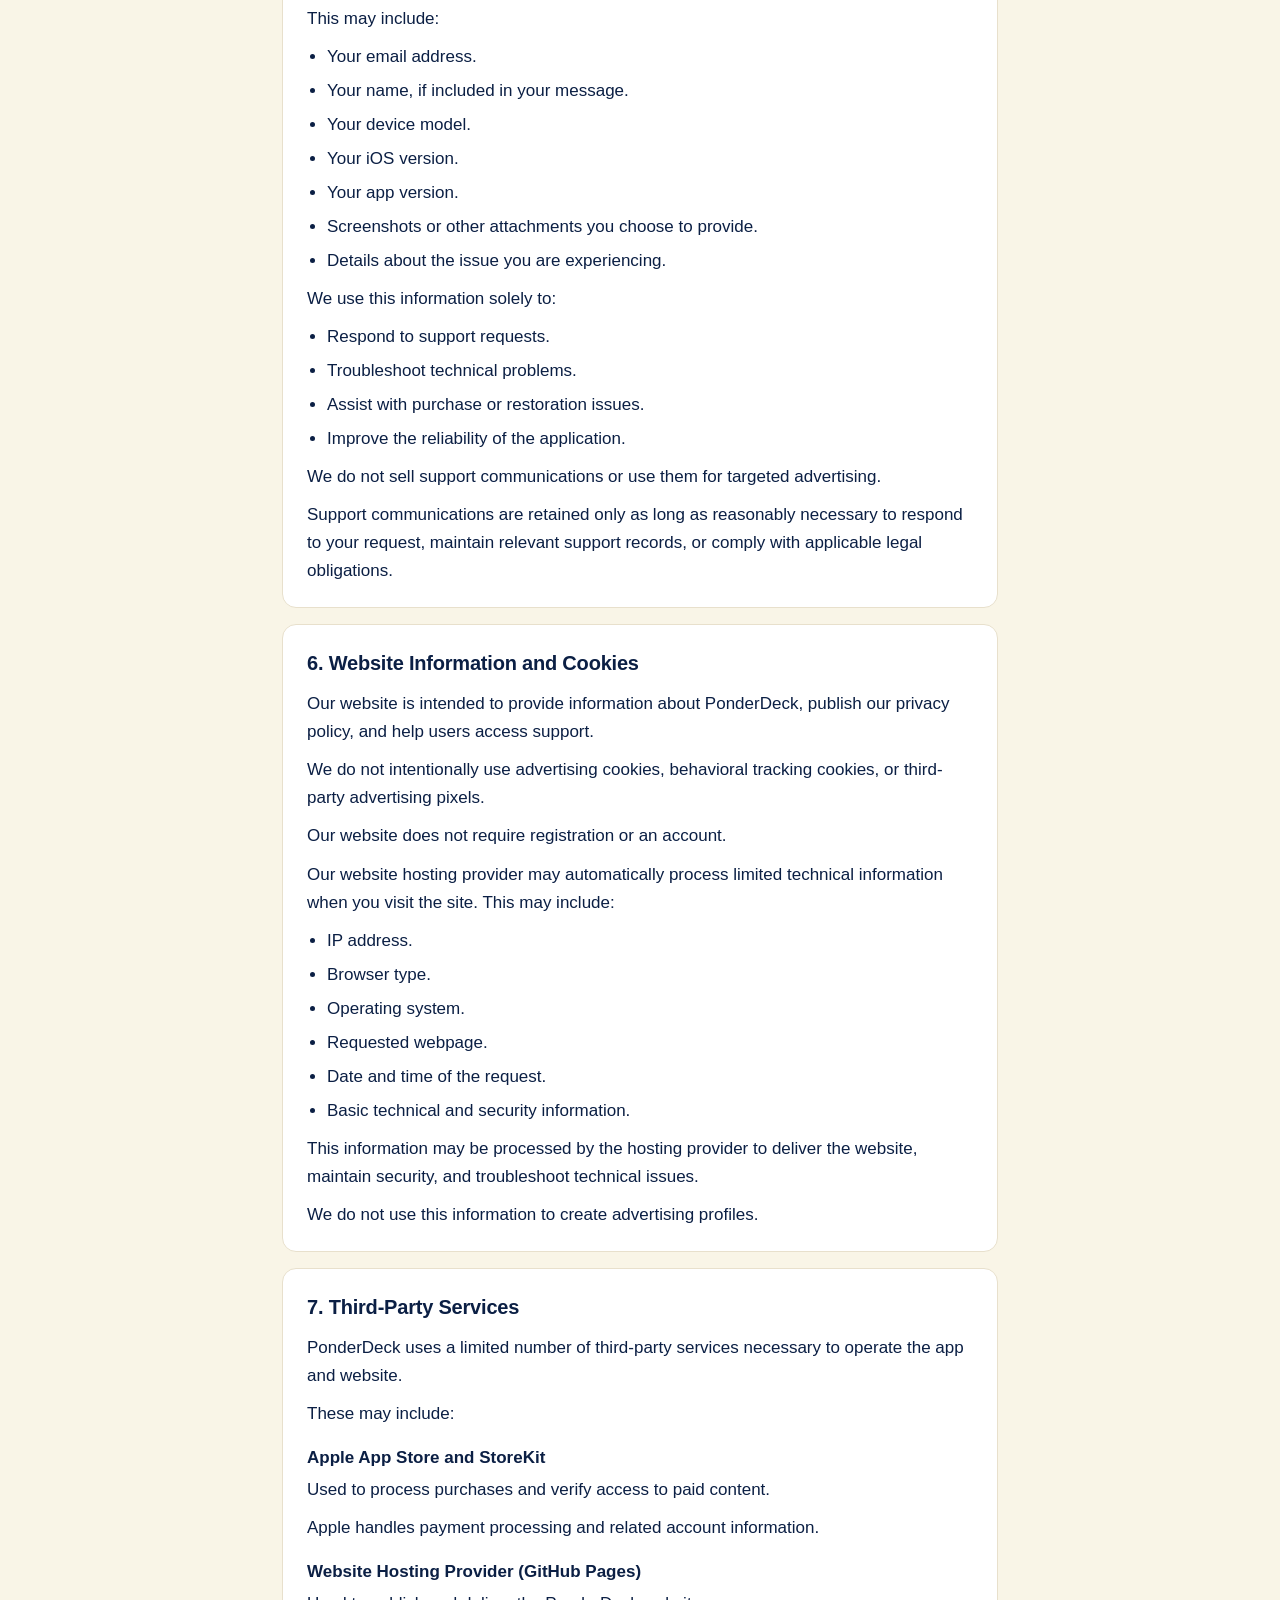
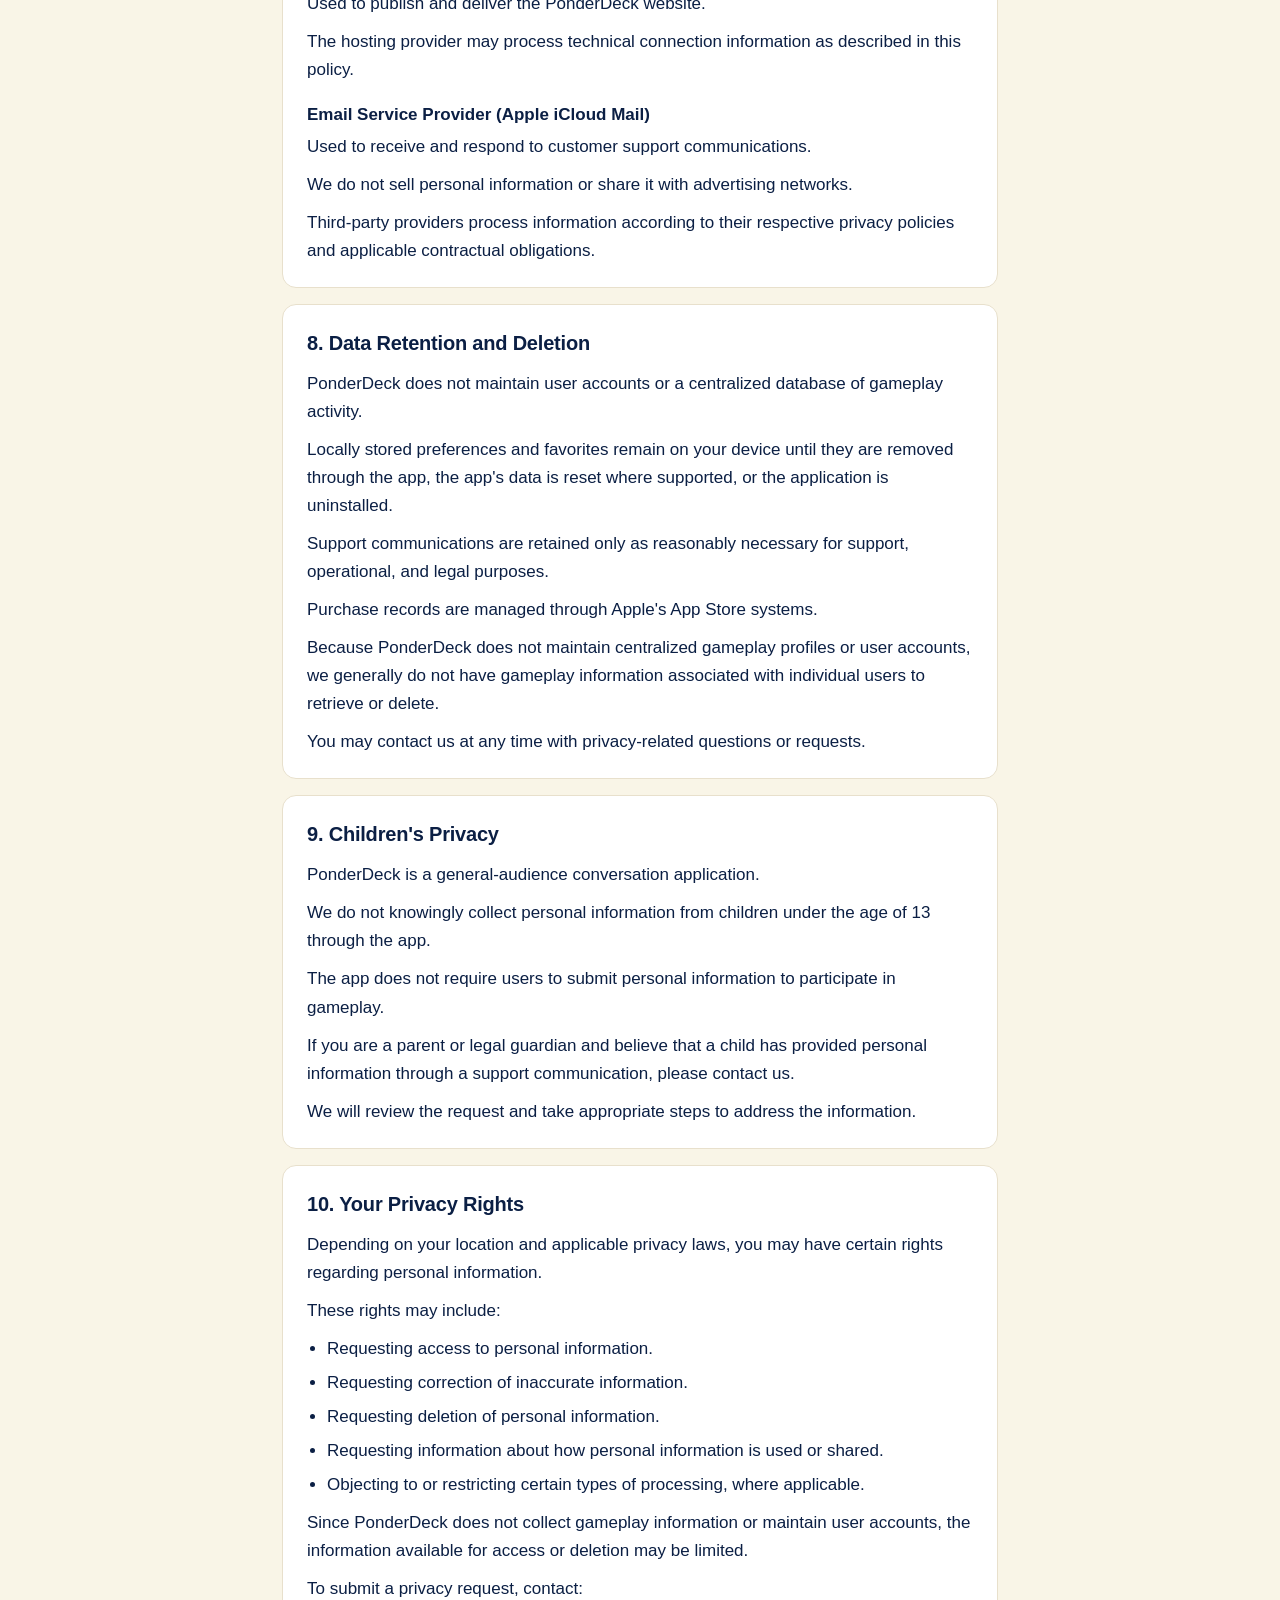
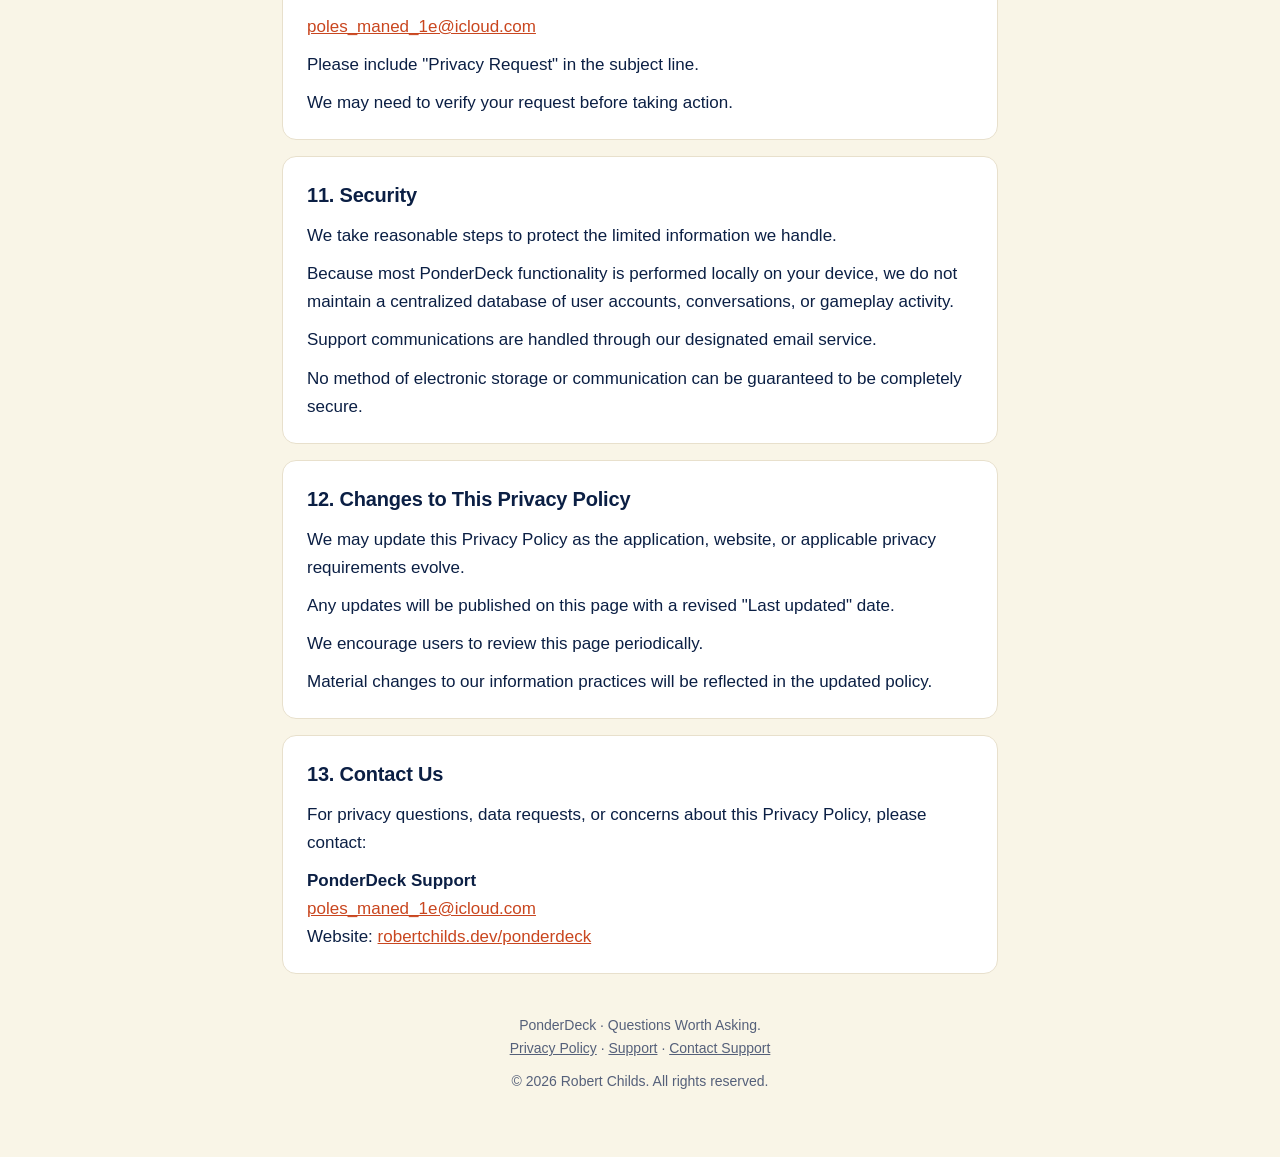
<file: ponderdeck/privacy/index.html>
<!DOCTYPE html>
<html lang="en">
<head>
<meta charset="UTF-8">
<meta name="viewport" content="width=device-width, initial-scale=1">
<title>Privacy Policy | PonderDeck</title>
<link rel="icon" type="image/png" href="/apps/icons/ponderdeck.png">
<meta name="description" content="Learn how PonderDeck protects your privacy and handles information when you use our conversation card app.">
<style>
  :root {
    --bg: #f9f5e7; --card: #ffffff; --text: #0b1f44; --muted: #55607a;
    --accent: #c9461f; --on-accent: #ffffff; --accent-soft: #fbe3d8; --border: #e8e0cc;
  }
  @media (prefers-color-scheme: dark) {
    :root {
      --bg: #0b1426; --card: #122039; --text: #f9f5e7; --muted: #a7b0c4;
      --accent: #f2643c; --on-accent: #0b1f44; --accent-soft: #2a1f2a; --border: #22314f;
    }
  }
  * { box-sizing: border-box; }
  body {
    margin: 0; background: var(--bg); color: var(--text);
    font: 17px/1.65 -apple-system, BlinkMacSystemFont, "SF Pro Text", "Segoe UI", Roboto, sans-serif;
    -webkit-font-smoothing: antialiased;
  }
  .wrap { max-width: 760px; margin: 0 auto; padding: 48px 22px 64px; }
  header { margin-bottom: 32px; }
  .brand { display: flex; align-items: center; gap: 12px; margin-bottom: 20px; }
  .mark {
    width: 44px; height: 44px; border-radius: 11px; background: var(--accent);
    display: grid; place-items: center; color: var(--on-accent); font-weight: 700; font-size: 20px;
  }
  .brand span { font-weight: 600; font-size: 18px; }
  nav { display: flex; gap: 8px; margin-bottom: 28px; }
  nav a {
    text-decoration: none; color: var(--muted); padding: 6px 14px; border-radius: 999px;
    border: 1px solid var(--border); font-size: 15px;
  }
  nav a.active { background: var(--accent); color: var(--on-accent); border-color: var(--accent); }
  h1 { font-size: 34px; line-height: 1.2; margin: 0 0 8px; letter-spacing: -0.02em; }
  h2 { font-size: 20px; margin: 0 0 10px; letter-spacing: -0.01em; }
  h3 { font-size: 17px; margin: 16px 0 4px; }
  p { margin: 0 0 10px; }
  p:last-child, ul:last-child, ol:last-child { margin-bottom: 0; }
  ul, ol { padding-left: 20px; margin: 8px 0 10px; }
  li { margin-bottom: 6px; }
  a { color: var(--accent); }
  a:focus-visible, summary:focus-visible { outline: 3px solid var(--accent); outline-offset: 3px; border-radius: 6px; }
  footer { color: var(--muted); font-size: 14px; text-align: center; margin-top: 40px; }
  footer a { color: var(--muted); }
  .date { color: var(--muted); font-size: 15px; margin: 0; }
  .intro {
    background: var(--accent-soft); border-radius: 14px; padding: 18px 20px; margin: 28px 0 8px;
  }
  section {
    background: var(--card); border: 1px solid var(--border); border-radius: 14px;
    padding: 22px 24px; margin-top: 16px; scroll-margin-top: 16px;
  }
  .toc { background: var(--card); border: 1px solid var(--border); border-radius: 14px; padding: 18px 24px; margin-top: 16px; }
  .toc ol { columns: 2; column-gap: 28px; font-size: 15px; margin: 0; }
  .toc a { text-decoration: none; }
  @media (max-width: 560px) { .toc ol { columns: 1; } }
</style>
</head>
<body>
<div class="wrap">
  <header>
    <div class="brand"><img class="mark" src="/apps/icons/ponderdeck.png" alt="" width="44" height="44"><span>PonderDeck</span></div>
    <nav>
      <a href="../privacy/" class="active">Privacy</a>
      <a href="../support/">Support</a>
    </nav>
    <h1>Privacy Policy</h1>
    <p class="date">Last updated: November 22, 2026</p>
  </header>

  <div class="intro">
        <p>PonderDeck respects your privacy. We believe a conversation should be between the people having it, not something being recorded, monitored, or collected by an app.</p>
        <p>This Privacy Policy explains how PonderDeck handles information when you use our iOS application or visit our website.</p>
        <p>Our goal is simple: collect as little information as possible.</p>
  </div>

  <div class="toc" role="navigation" aria-label="Sections">
    <ol>
        <li><a href="#about">About PonderDeck</a></li>
        <li><a href="#information-we-collect">Information We Collect</a></li>
        <li><a href="#on-your-device">Information Stored on Your Device</a></li>
        <li><a href="#purchases">Purchases and Payments</a></li>
        <li><a href="#support-communications">Customer Support Communications</a></li>
        <li><a href="#website-cookies">Website Information and Cookies</a></li>
        <li><a href="#third-party-services">Third-Party Services</a></li>
        <li><a href="#retention-deletion">Data Retention and Deletion</a></li>
        <li><a href="#childrens-privacy">Children's Privacy</a></li>
        <li><a href="#your-rights">Your Privacy Rights</a></li>
        <li><a href="#security">Security</a></li>
        <li><a href="#changes">Changes to This Privacy Policy</a></li>
        <li><a href="#contact">Contact Us</a></li>
    </ol>
  </div>

  <section id="about">
    <h2>1. About PonderDeck</h2>
        <p>PonderDeck is a conversation card game for iOS featuring curated collections of questions designed to help people connect, have meaningful conversations, and get to know one another.</p>
        <p>PonderDeck is published and operated by Robert Childs, referred to throughout this policy as "PonderDeck," "we," "our," or "us."</p>
        <p>This policy applies to:</p>
        <ul>
          <li>The PonderDeck iOS application.</li>
          <li>The official PonderDeck website.</li>
          <li>Support communications sent to us.</li>
        </ul>
  </section>

  <section id="information-we-collect">
    <h2>2. Information We Collect</h2>
        <p><strong>PonderDeck is designed to operate without collecting personal information through the app.</strong></p>
        <p>You do not need to create an account, provide your name, register an email address, or submit personal information to use the app.</p>
        <p>The app does not:</p>
        <ul>
          <li>Require account registration or login.</li>
          <li>Record conversations or audio.</li>
          <li>Collect your answers to questions.</li>
          <li>Access your contacts.</li>
          <li>Access your photos or camera.</li>
          <li>Collect your location.</li>
          <li>Track your activity across other apps or websites.</li>
          <li>Use advertising networks.</li>
          <li>Use third-party behavioral advertising or tracking tools.</li>
        </ul>
        <p>The app's question content is provided within the application. Gameplay is designed to take place locally on your device.</p>
  </section>

  <section id="on-your-device">
    <h2>3. Information Stored on Your Device</h2>
        <p>Certain app preferences and features may be stored locally on your device.</p>
        <p>This may include:</p>
        <ul>
          <li>Questions you save as favorites.</li>
          <li>Your app preferences.</li>
          <li>Local gameplay or session state.</li>
        </ul>
        <p>This information is used only to provide the app's functionality.</p>
        <p>It is not transmitted to PonderDeck servers or used to build an advertising or behavioral profile.</p>
        <p>PonderDeck does not provide an account-based cloud synchronization service.</p>
        <p>Uninstalling the application will generally remove its locally stored app data, subject to any device backups or operating-system data retention.</p>
  </section>

  <section id="purchases">
    <h2>4. Purchases and Payments</h2>
        <p>PonderDeck offers optional paid content through a one-time in-app purchase.</p>
        <p>The purchase is processed by Apple through the App Store using Apple's StoreKit payment system.</p>
        <p>PonderDeck does not collect or store your:</p>
        <ul>
          <li>Credit card number.</li>
          <li>Debit card number.</li>
          <li>Banking information.</li>
          <li>Apple Account password.</li>
          <li>Billing address.</li>
        </ul>
        <p>Apple handles payment processing and purchase management under Apple's own terms and privacy policies.</p>
        <p>The app uses purchase information provided through Apple's StoreKit framework to determine whether the full collection of question decks has been unlocked.</p>
        <p>Your purchase is a one-time payment. PonderDeck does not offer recurring subscriptions.</p>
        <p>For questions about payment processing, billing, or refunds, please refer to Apple Support.</p>
        <p>Apple Privacy Policy:<br><a href="https://www.apple.com/legal/privacy/">https://www.apple.com/legal/privacy/</a></p>
        <p>Apple Purchase Support:<br><a href="https://support.apple.com/billing">https://support.apple.com/billing</a></p>
  </section>

  <section id="support-communications">
    <h2>5. Customer Support Communications</h2>
        <p>If you contact us for assistance, we may receive information that you voluntarily provide.</p>
        <p>This may include:</p>
        <ul>
          <li>Your email address.</li>
          <li>Your name, if included in your message.</li>
          <li>Your device model.</li>
          <li>Your iOS version.</li>
          <li>Your app version.</li>
          <li>Screenshots or other attachments you choose to provide.</li>
          <li>Details about the issue you are experiencing.</li>
        </ul>
        <p>We use this information solely to:</p>
        <ul>
          <li>Respond to support requests.</li>
          <li>Troubleshoot technical problems.</li>
          <li>Assist with purchase or restoration issues.</li>
          <li>Improve the reliability of the application.</li>
        </ul>
        <p>We do not sell support communications or use them for targeted advertising.</p>
        <p>Support communications are retained only as long as reasonably necessary to respond to your request, maintain relevant support records, or comply with applicable legal obligations.</p>
  </section>

  <section id="website-cookies">
    <h2>6. Website Information and Cookies</h2>
        <p>Our website is intended to provide information about PonderDeck, publish our privacy policy, and help users access support.</p>
        <p>We do not intentionally use advertising cookies, behavioral tracking cookies, or third-party advertising pixels.</p>
        <p>Our website does not require registration or an account.</p>
        <p>Our website hosting provider may automatically process limited technical information when you visit the site. This may include:</p>
        <ul>
          <li>IP address.</li>
          <li>Browser type.</li>
          <li>Operating system.</li>
          <li>Requested webpage.</li>
          <li>Date and time of the request.</li>
          <li>Basic technical and security information.</li>
        </ul>
        <p>This information may be processed by the hosting provider to deliver the website, maintain security, and troubleshoot technical issues.</p>
        <p>We do not use this information to create advertising profiles.</p>
  </section>

  <section id="third-party-services">
    <h2>7. Third-Party Services</h2>
        <p>PonderDeck uses a limited number of third-party services necessary to operate the app and website.</p>
        <p>These may include:</p>
        <h3>Apple App Store and StoreKit</h3>
        <p>Used to process purchases and verify access to paid content.</p>
        <p>Apple handles payment processing and related account information.</p>
        <h3>Website Hosting Provider (GitHub Pages)</h3>
        <p>Used to publish and deliver the PonderDeck website.</p>
        <p>The hosting provider may process technical connection information as described in this policy.</p>
        <h3>Email Service Provider (Apple iCloud Mail)</h3>
        <p>Used to receive and respond to customer support communications.</p>
        <p>We do not sell personal information or share it with advertising networks.</p>
        <p>Third-party providers process information according to their respective privacy policies and applicable contractual obligations.</p>
  </section>

  <section id="retention-deletion">
    <h2>8. Data Retention and Deletion</h2>
        <p>PonderDeck does not maintain user accounts or a centralized database of gameplay activity.</p>
        <p>Locally stored preferences and favorites remain on your device until they are removed through the app, the app's data is reset where supported, or the application is uninstalled.</p>
        <p>Support communications are retained only as reasonably necessary for support, operational, and legal purposes.</p>
        <p>Purchase records are managed through Apple's App Store systems.</p>
        <p>Because PonderDeck does not maintain centralized gameplay profiles or user accounts, we generally do not have gameplay information associated with individual users to retrieve or delete.</p>
        <p>You may contact us at any time with privacy-related questions or requests.</p>
  </section>

  <section id="childrens-privacy">
    <h2>9. Children's Privacy</h2>
        <p>PonderDeck is a general-audience conversation application.</p>
        <p>We do not knowingly collect personal information from children under the age of 13 through the app.</p>
        <p>The app does not require users to submit personal information to participate in gameplay.</p>
        <p>If you are a parent or legal guardian and believe that a child has provided personal information through a support communication, please contact us.</p>
        <p>We will review the request and take appropriate steps to address the information.</p>
  </section>

  <section id="your-rights">
    <h2>10. Your Privacy Rights</h2>
        <p>Depending on your location and applicable privacy laws, you may have certain rights regarding personal information.</p>
        <p>These rights may include:</p>
        <ul>
          <li>Requesting access to personal information.</li>
          <li>Requesting correction of inaccurate information.</li>
          <li>Requesting deletion of personal information.</li>
          <li>Requesting information about how personal information is used or shared.</li>
          <li>Objecting to or restricting certain types of processing, where applicable.</li>
        </ul>
        <p>Since PonderDeck does not collect gameplay information or maintain user accounts, the information available for access or deletion may be limited.</p>
        <p>To submit a privacy request, contact:</p>
        <p><a href="mailto:poles_maned_1e@icloud.com?subject=Privacy%20Request">poles_maned_1e@icloud.com</a></p>
        <p>Please include "Privacy Request" in the subject line.</p>
        <p>We may need to verify your request before taking action.</p>
  </section>

  <section id="security">
    <h2>11. Security</h2>
        <p>We take reasonable steps to protect the limited information we handle.</p>
        <p>Because most PonderDeck functionality is performed locally on your device, we do not maintain a centralized database of user accounts, conversations, or gameplay activity.</p>
        <p>Support communications are handled through our designated email service.</p>
        <p>No method of electronic storage or communication can be guaranteed to be completely secure.</p>
  </section>

  <section id="changes">
    <h2>12. Changes to This Privacy Policy</h2>
        <p>We may update this Privacy Policy as the application, website, or applicable privacy requirements evolve.</p>
        <p>Any updates will be published on this page with a revised "Last updated" date.</p>
        <p>We encourage users to review this page periodically.</p>
        <p>Material changes to our information practices will be reflected in the updated policy.</p>
  </section>

  <section id="contact">
    <h2>13. Contact Us</h2>
        <p>For privacy questions, data requests, or concerns about this Privacy Policy, please contact:</p>
        <p><strong>PonderDeck Support</strong><br>
        <a href="mailto:poles_maned_1e@icloud.com?subject=Privacy%20Request">poles_maned_1e@icloud.com</a><br>
        Website: <a href="https://robertchilds.dev/ponderdeck/support/">robertchilds.dev/ponderdeck</a></p>
  </section>

  <footer>
    <p>PonderDeck &middot; Questions Worth Asking.<br><a href="../privacy/">Privacy Policy</a> &middot; <a href="../support/">Support</a> &middot; <a href="mailto:poles_maned_1e@icloud.com">Contact Support</a></p>
    <p>&copy; 2026 Robert Childs. All rights reserved.</p>
  </footer>
</div>
</body>
</html>
</file>
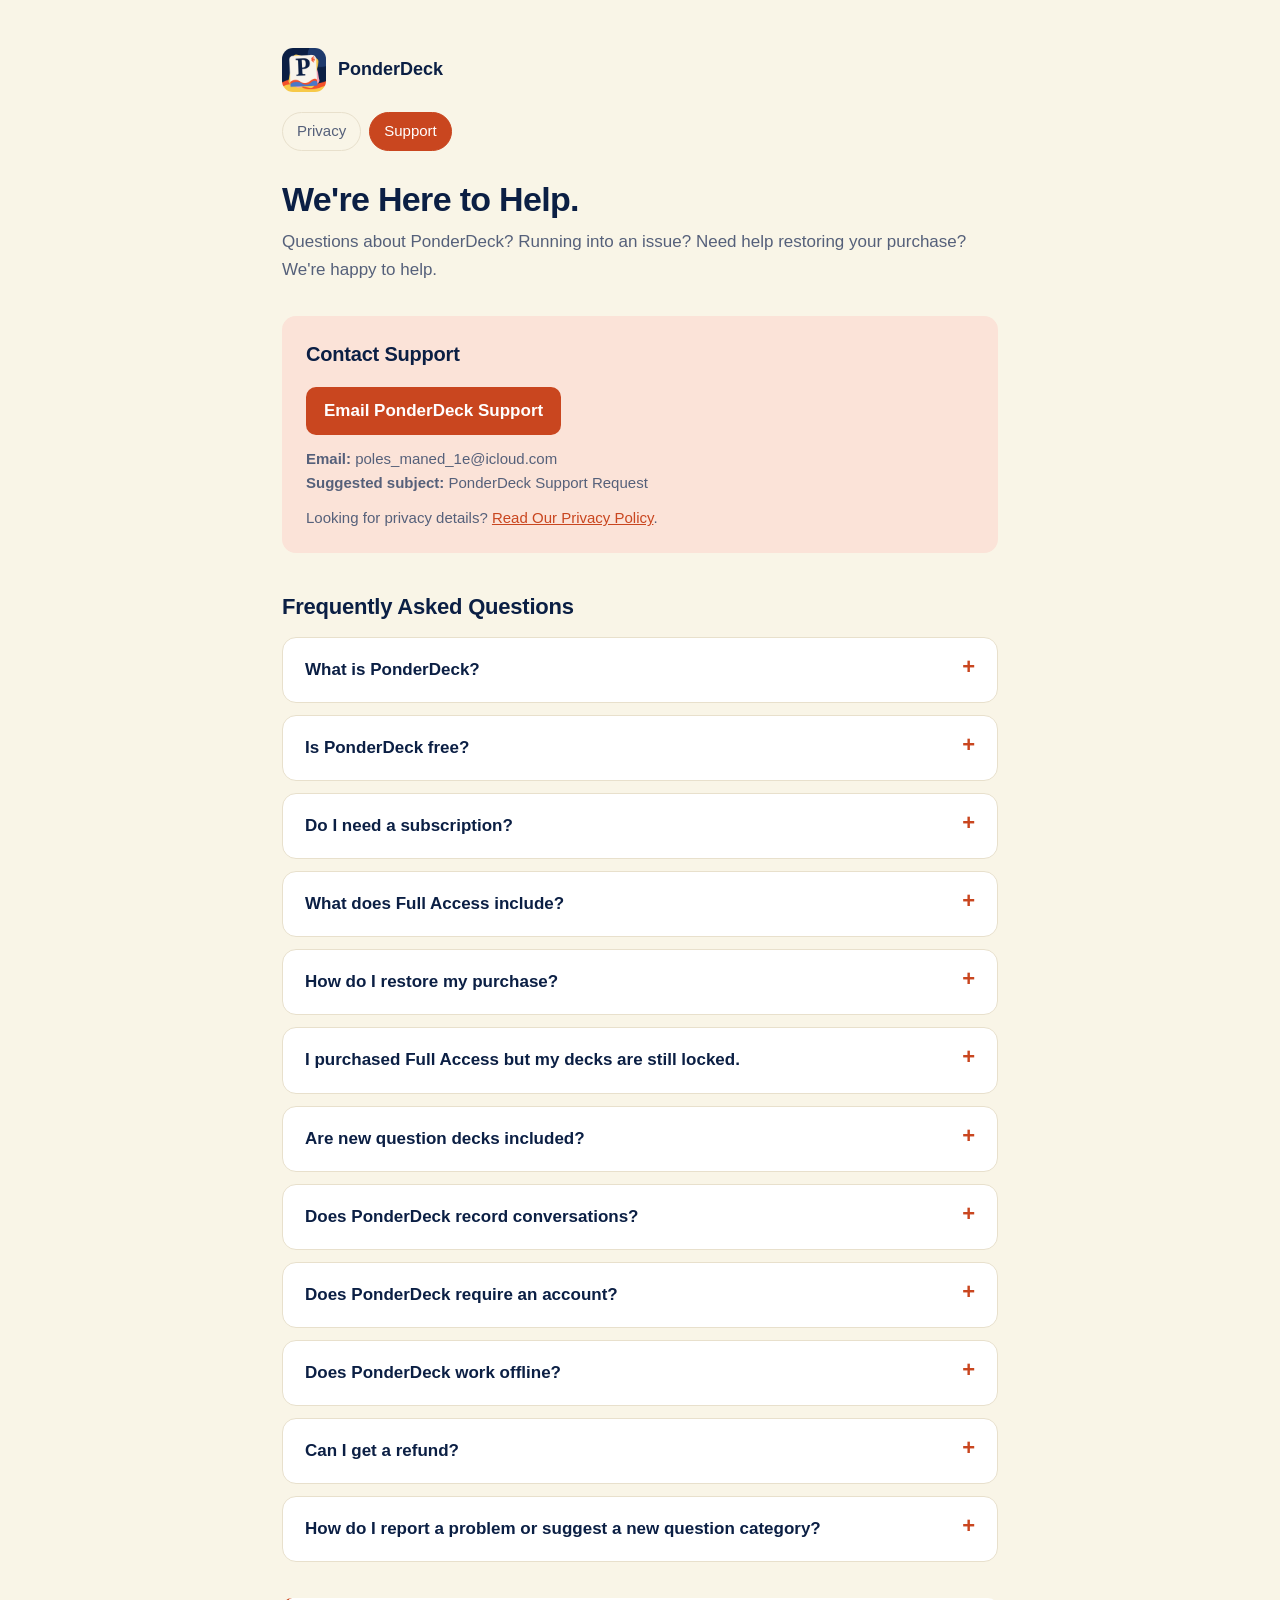
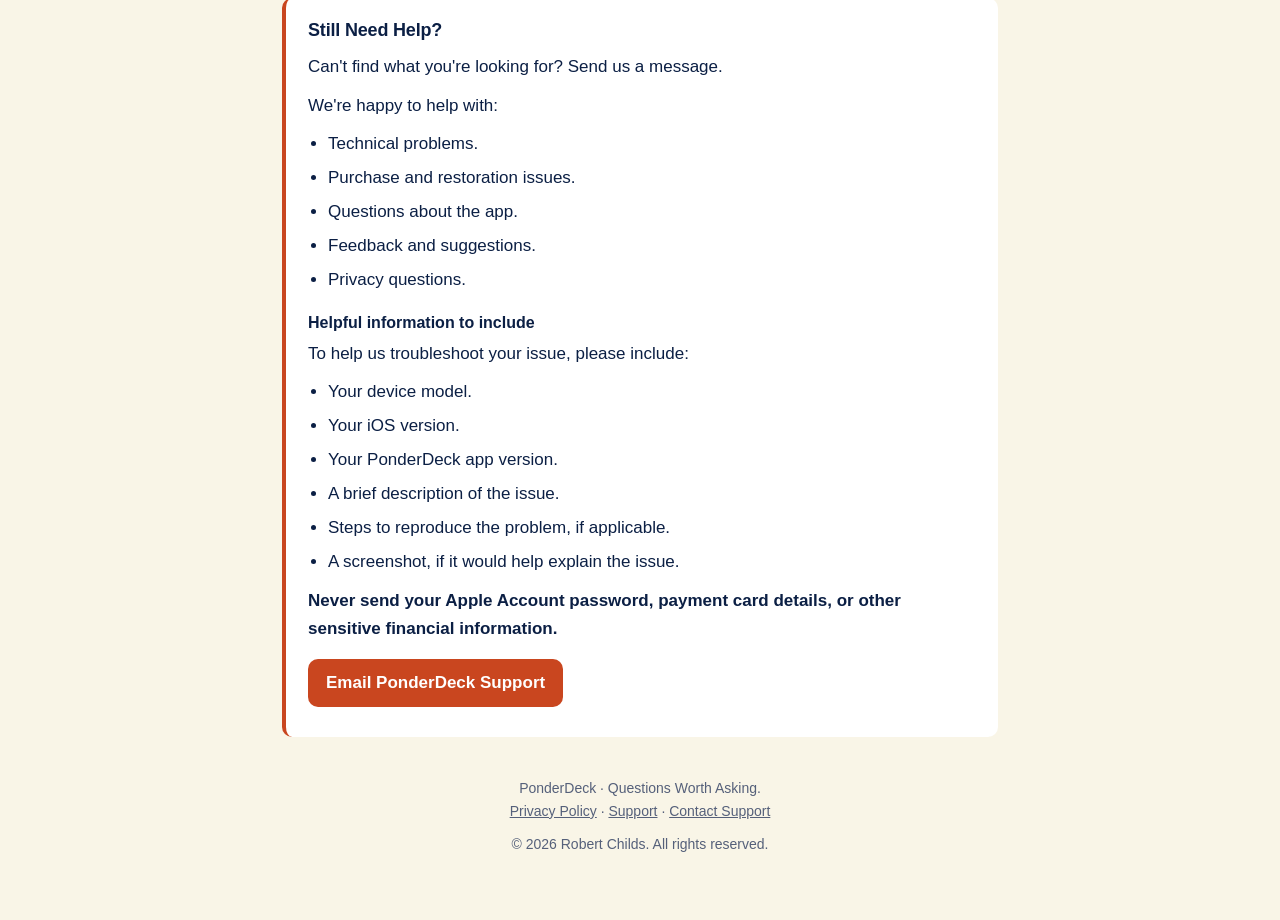
<file: ponderdeck/support/index.html>
<!DOCTYPE html>
<html lang="en">
<head>
<meta charset="UTF-8">
<meta name="viewport" content="width=device-width, initial-scale=1">
<title>Support | PonderDeck</title>
<link rel="icon" type="image/png" href="/apps/icons/ponderdeck.png">
<meta name="description" content="Find help with PonderDeck, restore your purchase, troubleshoot issues, and contact customer support.">
<style>
  :root {
    --bg: #f9f5e7; --card: #ffffff; --text: #0b1f44; --muted: #55607a;
    --accent: #c9461f; --on-accent: #ffffff; --accent-soft: #fbe3d8; --border: #e8e0cc;
  }
  @media (prefers-color-scheme: dark) {
    :root {
      --bg: #0b1426; --card: #122039; --text: #f9f5e7; --muted: #a7b0c4;
      --accent: #f2643c; --on-accent: #0b1f44; --accent-soft: #2a1f2a; --border: #22314f;
    }
  }
  * { box-sizing: border-box; }
  body {
    margin: 0; background: var(--bg); color: var(--text);
    font: 17px/1.65 -apple-system, BlinkMacSystemFont, "SF Pro Text", "Segoe UI", Roboto, sans-serif;
    -webkit-font-smoothing: antialiased;
  }
  .wrap { max-width: 760px; margin: 0 auto; padding: 48px 22px 64px; }
  header { margin-bottom: 32px; }
  .brand { display: flex; align-items: center; gap: 12px; margin-bottom: 20px; }
  .mark {
    width: 44px; height: 44px; border-radius: 11px; background: var(--accent);
    display: grid; place-items: center; color: var(--on-accent); font-weight: 700; font-size: 20px;
  }
  .brand span { font-weight: 600; font-size: 18px; }
  nav { display: flex; gap: 8px; margin-bottom: 28px; }
  nav a {
    text-decoration: none; color: var(--muted); padding: 6px 14px; border-radius: 999px;
    border: 1px solid var(--border); font-size: 15px;
  }
  nav a.active { background: var(--accent); color: var(--on-accent); border-color: var(--accent); }
  h1 { font-size: 34px; line-height: 1.2; margin: 0 0 8px; letter-spacing: -0.02em; }
  h2 { font-size: 20px; margin: 0 0 10px; letter-spacing: -0.01em; }
  h3 { font-size: 17px; margin: 16px 0 4px; }
  p { margin: 0 0 10px; }
  p:last-child, ul:last-child, ol:last-child { margin-bottom: 0; }
  ul, ol { padding-left: 20px; margin: 8px 0 10px; }
  li { margin-bottom: 6px; }
  a { color: var(--accent); }
  a:focus-visible, summary:focus-visible { outline: 3px solid var(--accent); outline-offset: 3px; border-radius: 6px; }
  footer { color: var(--muted); font-size: 14px; text-align: center; margin-top: 40px; }
  footer a { color: var(--muted); }
  .lede { color: var(--muted); margin: 0; }
  .contact {
    background: var(--accent-soft); border-radius: 14px; padding: 22px 24px; margin: 8px 0 36px;
  }
  .btn {
    display: inline-block; background: var(--accent); color: var(--on-accent); text-decoration: none;
    padding: 10px 18px; border-radius: 10px; font-weight: 600; margin: 6px 12px 12px 0;
  }
  .meta { font-size: 15px; color: var(--muted); }
  h2.faq-title { font-size: 22px; margin: 0 0 12px; }
  details {
    background: var(--card); border: 1px solid var(--border); border-radius: 14px;
    padding: 0 22px; margin-top: 12px;
  }
  summary {
    cursor: pointer; font-weight: 600; padding: 18px 0; list-style: none;
    display: flex; justify-content: space-between; gap: 16px;
  }
  summary::-webkit-details-marker { display: none; }
  summary::after { content: "+"; color: var(--accent); font-size: 22px; line-height: 1; }
  details[open] summary::after { content: "\2212"; }
  .answer { padding-bottom: 18px; }
  .notice {
    border-left: 4px solid var(--accent); background: var(--card); border-radius: 10px;
    padding: 18px 22px; margin-top: 36px;
  }
  .notice h2 { font-size: 18px; margin-bottom: 8px; }
  .notice h3 { font-size: 16px; }
</style>
</head>
<body>
<div class="wrap">
  <header>
    <div class="brand"><img class="mark" src="/apps/icons/ponderdeck.png" alt="" width="44" height="44"><span>PonderDeck</span></div>
    <nav>
      <a href="../privacy/">Privacy</a>
      <a href="../support/" class="active">Support</a>
    </nav>
    <h1>We're Here to Help.</h1>
    <p class="lede">Questions about PonderDeck? Running into an issue? Need help restoring your purchase? We're happy to help.</p>
  </header>

  <div class="contact">
    <h2>Contact Support</h2>
    <a class="btn" href="mailto:poles_maned_1e@icloud.com?subject=PonderDeck%20Support">Email PonderDeck Support</a>
    <p class="meta"><strong>Email:</strong> poles_maned_1e@icloud.com<br>
    <strong>Suggested subject:</strong> PonderDeck Support Request</p>
    <p class="meta">Looking for privacy details? <a href="../privacy/">Read Our Privacy Policy</a>.</p>
  </div>

  <h2 class="faq-title">Frequently Asked Questions</h2>

    <details id="what-is-ponderdeck">
      <summary>What is PonderDeck?</summary>
      <div class="answer">
        <p>PonderDeck is a conversation card game featuring curated question collections for couples, friends, families, and anyone looking to have more interesting conversations.</p>
        <p>Choose a deck, take turns asking questions, and see where the conversation goes.</p>
      </div>
    </details>

    <details id="is-it-free">
      <summary>Is PonderDeck free?</summary>
      <div class="answer">
        <p>PonderDeck includes a free starter collection with 21 questions.</p>
        <p>Additional question decks are available through a one-time in-app purchase.</p>
      </div>
    </details>

    <details id="subscription">
      <summary>Do I need a subscription?</summary>
      <div class="answer">
        <p><strong>No!</strong></p>
        <p>PonderDeck does not require a subscription.</p>
        <p>Full Access is a one-time purchase. Once purchased, you can enjoy all available question decks without recurring charges.</p>
      </div>
    </details>

    <details id="full-access">
      <summary>What does Full Access include?</summary>
      <div class="answer">
        <p>Full Access unlocks:</p>
        <ul>
          <li>All currently available question categories.</li>
          <li>Hundreds of curated questions.</li>
          <li>All future question collections released through app updates.</li>
          <li>An experience without advertisements or recurring subscription charges.</li>
        </ul>
        <p>We believe you should only have to pay once.</p>
      </div>
    </details>

    <details id="restore">
      <summary>How do I restore my purchase?</summary>
      <div class="answer">
        <p>If you've previously purchased Full Access, you can restore your purchase without paying again.</p>
        <ol>
          <li>Open PonderDeck.</li>
          <li>Navigate to the Full Access or Settings screen.</li>
          <li>Select <strong>Restore Purchases</strong>.</li>
          <li>Make sure you're signed into the same Apple Account used for the original purchase.</li>
          <li>Allow the app to verify your purchase with Apple.</li>
        </ol>
        <p>If your purchase still does not appear, <a href="mailto:poles_maned_1e@icloud.com?subject=PonderDeck%20Support">contact our support team</a>.</p>
      </div>
    </details>

    <details id="decks-locked">
      <summary>I purchased Full Access but my decks are still locked.</summary>
      <div class="answer">
        <p>First, try restoring your purchase.</p>
        <p>If that doesn't work:</p>
        <ol>
          <li>Confirm that you're using the same Apple Account used to make the purchase.</li>
          <li>Check that your device has an active internet connection.</li>
          <li>Close and reopen PonderDeck.</li>
          <li>Try Restore Purchases again.</li>
        </ol>
        <p>If the problem continues, <a href="mailto:poles_maned_1e@icloud.com?subject=PonderDeck%20Support">email our support team</a> with your device model, iOS version, and a description of the issue.</p>
        <p>Please do not send your Apple Account password or payment card information.</p>
      </div>
    </details>

    <details id="new-decks">
      <summary>Are new question decks included?</summary>
      <div class="answer">
        <p><strong>Yes!</strong></p>
        <p>We plan to release additional curated question collections through future app updates.</p>
        <p>Customers who purchase Full Access will receive these future collections without an additional charge.</p>
      </div>
    </details>

    <details id="recording">
      <summary>Does PonderDeck record conversations?</summary>
      <div class="answer">
        <p><strong>No.</strong></p>
        <p>PonderDeck does not record audio or video, and it does not collect the answers people give during conversations.</p>
        <p>The app is designed to let people have conversations privately, without recording or transmitting them.</p>
      </div>
    </details>

    <details id="account">
      <summary>Does PonderDeck require an account?</summary>
      <div class="answer">
        <p><strong>No.</strong></p>
        <p>There is no registration, login, username, or account creation required.</p>
      </div>
    </details>

    <details id="offline">
      <summary>Does PonderDeck work offline?</summary>
      <div class="answer">
        <p>The question collections and primary gameplay functionality are designed to work offline.</p>
        <p>An internet connection may be required for purchase verification, restoring purchases, or downloading app updates.</p>
      </div>
    </details>

    <details id="refund">
      <summary>Can I get a refund?</summary>
      <div class="answer">
        <p>All PonderDeck in-app purchases are processed by Apple.</p>
        <p>Refund requests must be submitted directly to Apple.</p>
        <p>Visit: <a href="https://reportaproblem.apple.com/">https://reportaproblem.apple.com/</a></p>
        <p>Sign in using the Apple Account associated with your purchase and follow Apple's refund request process.</p>
      </div>
    </details>

    <details id="feedback">
      <summary>How do I report a problem or suggest a new question category?</summary>
      <div class="answer">
        <p>We welcome feedback!</p>
        <p><a href="mailto:poles_maned_1e@icloud.com?subject=PonderDeck%20Support">Send us an email</a> with your suggestion or issue. We are always interested in hearing what kinds of question collections people would like to see next.</p>
      </div>
    </details>

  <div class="notice">
    <h2>Still Need Help?</h2>
    <p>Can't find what you're looking for? Send us a message.</p>
    <p>We're happy to help with:</p>
    <ul>
      <li>Technical problems.</li>
      <li>Purchase and restoration issues.</li>
      <li>Questions about the app.</li>
      <li>Feedback and suggestions.</li>
      <li>Privacy questions.</li>
    </ul>
    <h3>Helpful information to include</h3>
    <p>To help us troubleshoot your issue, please include:</p>
    <ul>
      <li>Your device model.</li>
      <li>Your iOS version.</li>
      <li>Your PonderDeck app version.</li>
      <li>A brief description of the issue.</li>
      <li>Steps to reproduce the problem, if applicable.</li>
      <li>A screenshot, if it would help explain the issue.</li>
    </ul>
    <p><strong>Never send your Apple Account password, payment card details, or other sensitive financial information.</strong></p>
    <a class="btn" href="mailto:poles_maned_1e@icloud.com?subject=PonderDeck%20Support">Email PonderDeck Support</a>
  </div>

  <footer>
    <p>PonderDeck &middot; Questions Worth Asking.<br><a href="../privacy/">Privacy Policy</a> &middot; <a href="../support/">Support</a> &middot; <a href="mailto:poles_maned_1e@icloud.com">Contact Support</a></p>
    <p>&copy; 2026 Robert Childs. All rights reserved.</p>
  </footer>
</div>
</body>
</html>
</file>
